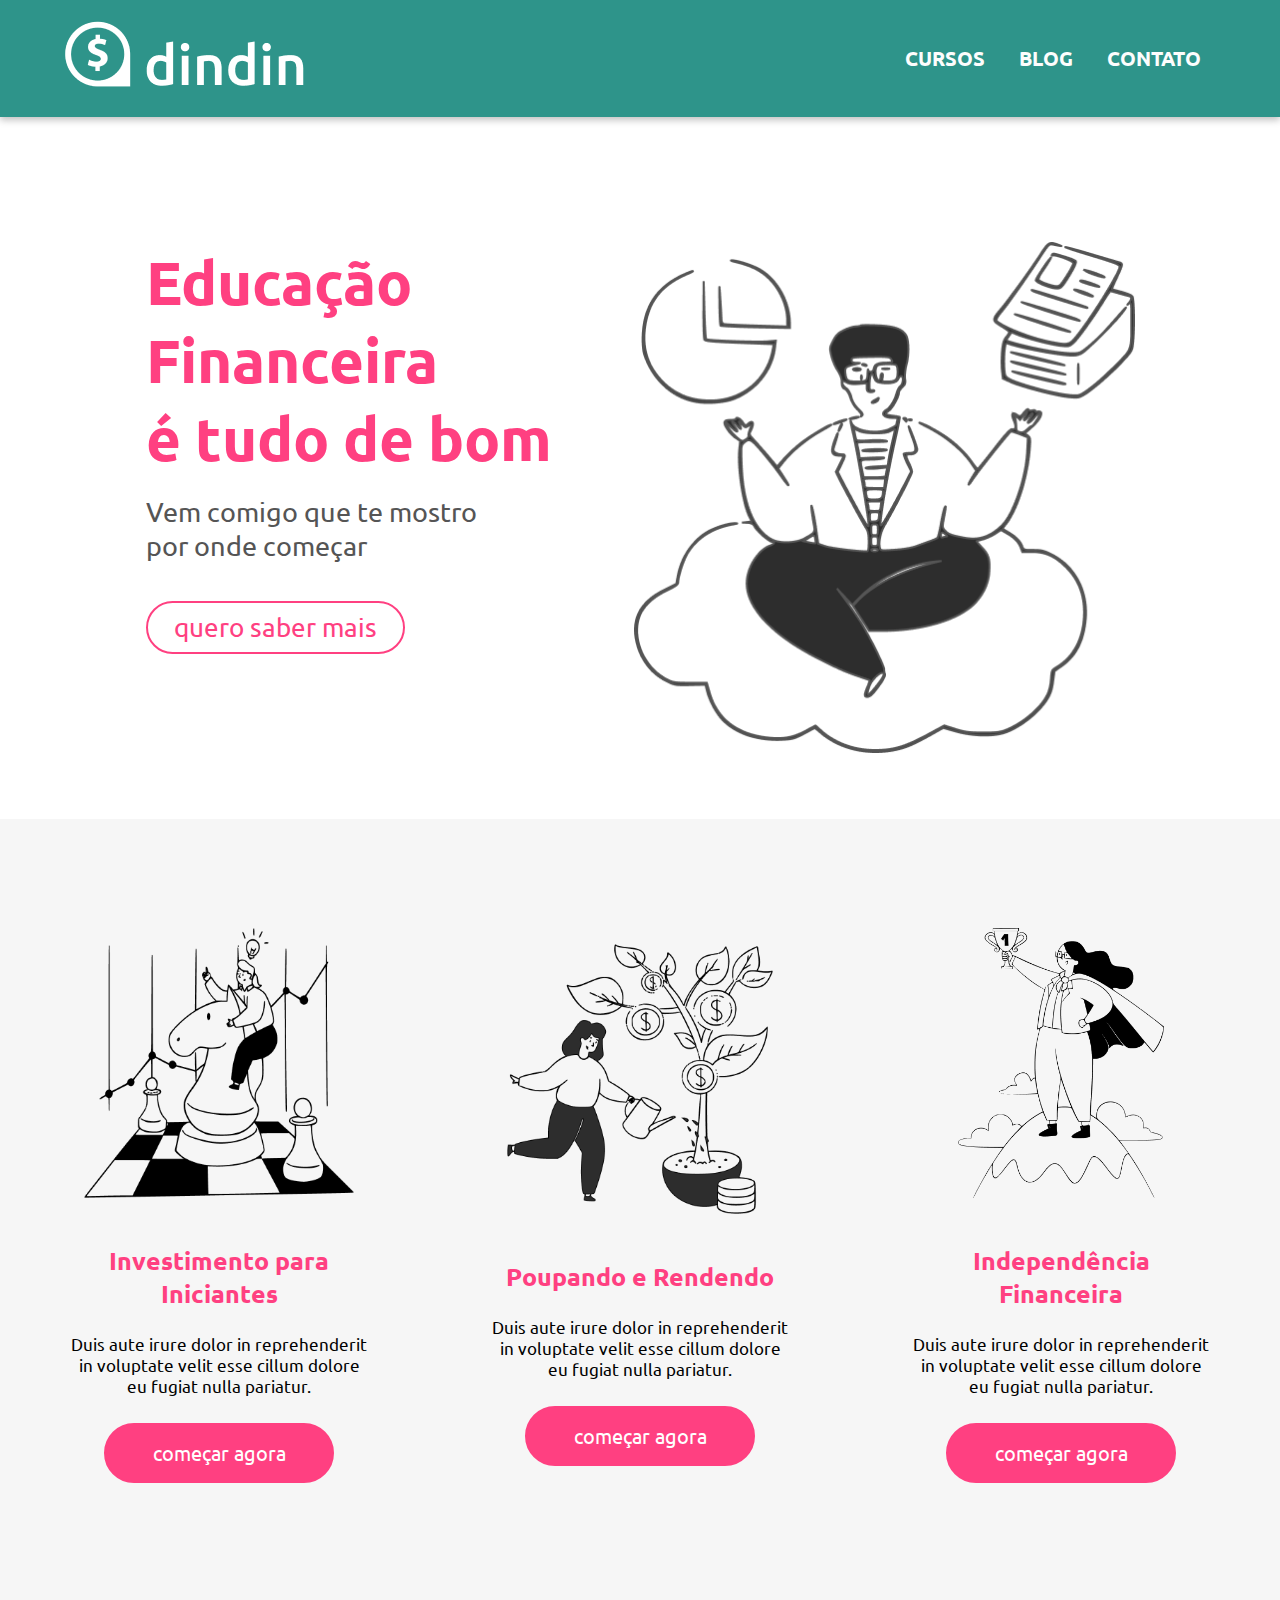
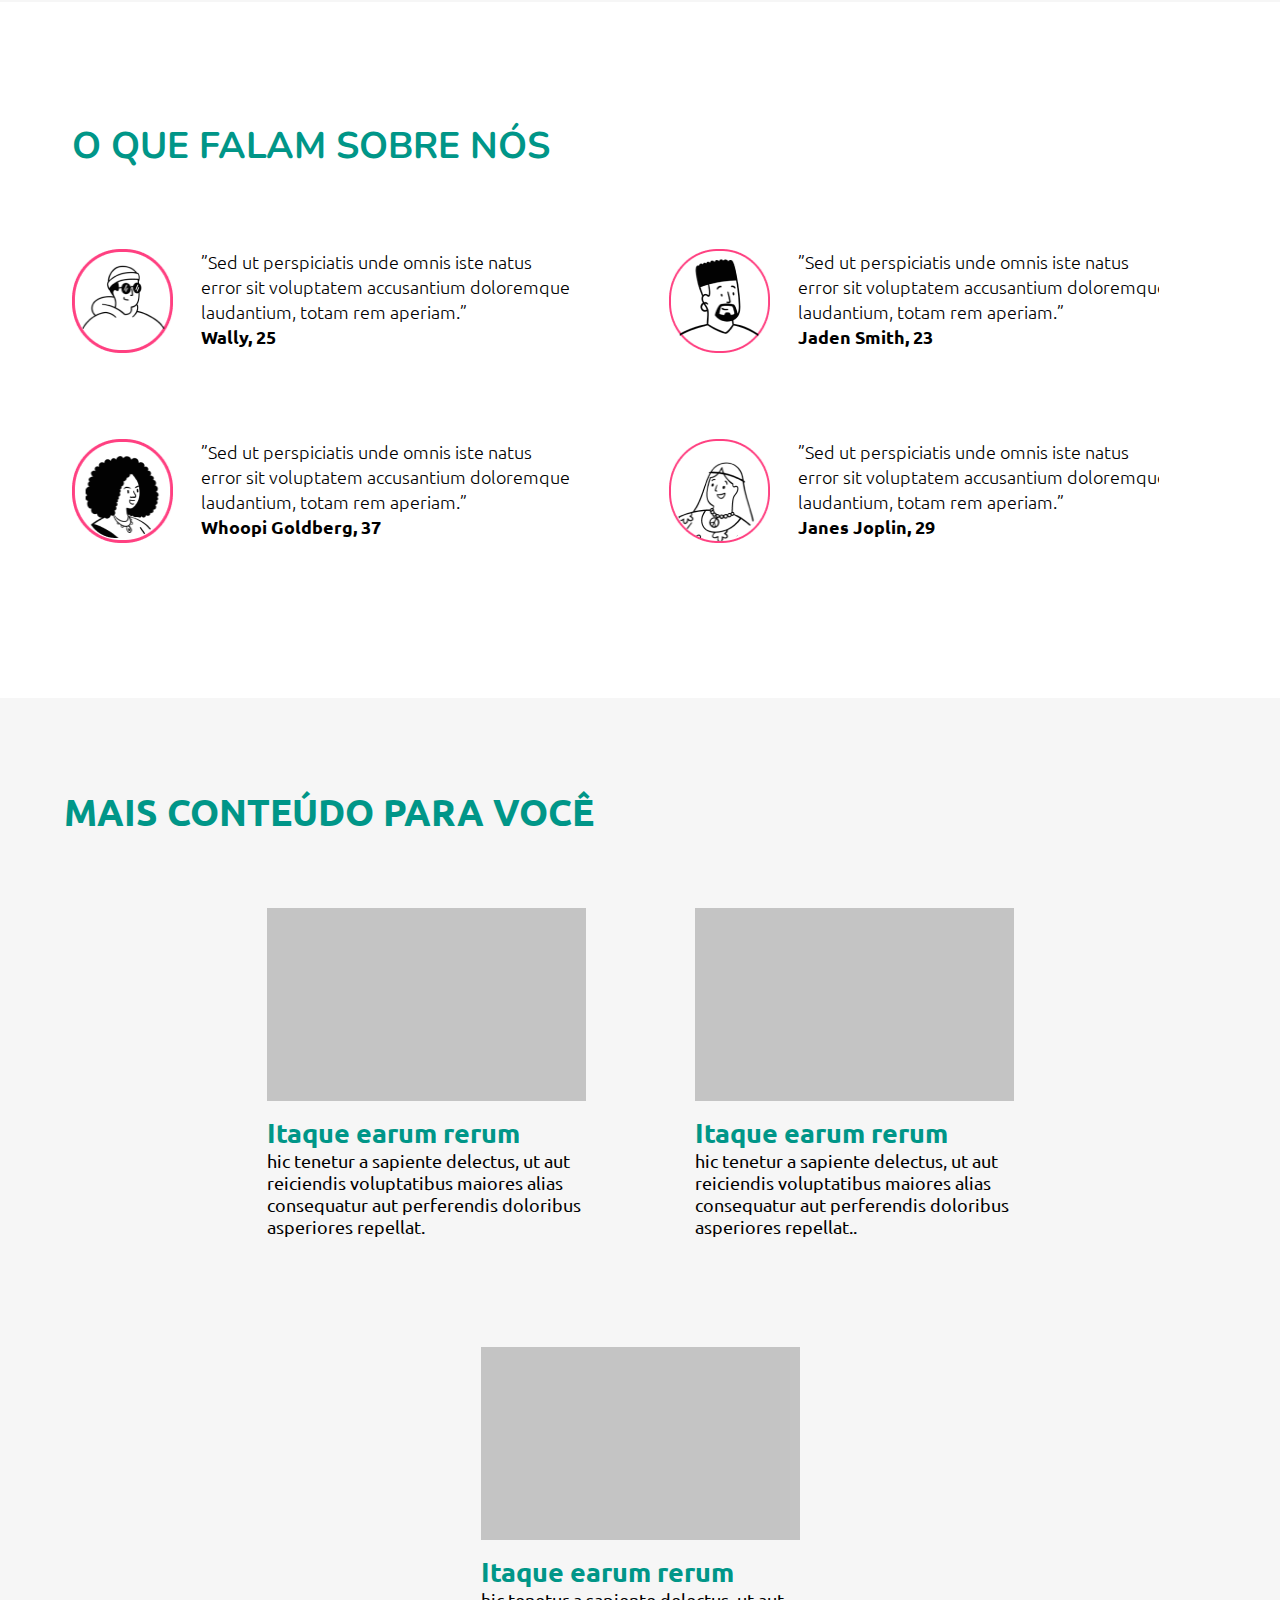
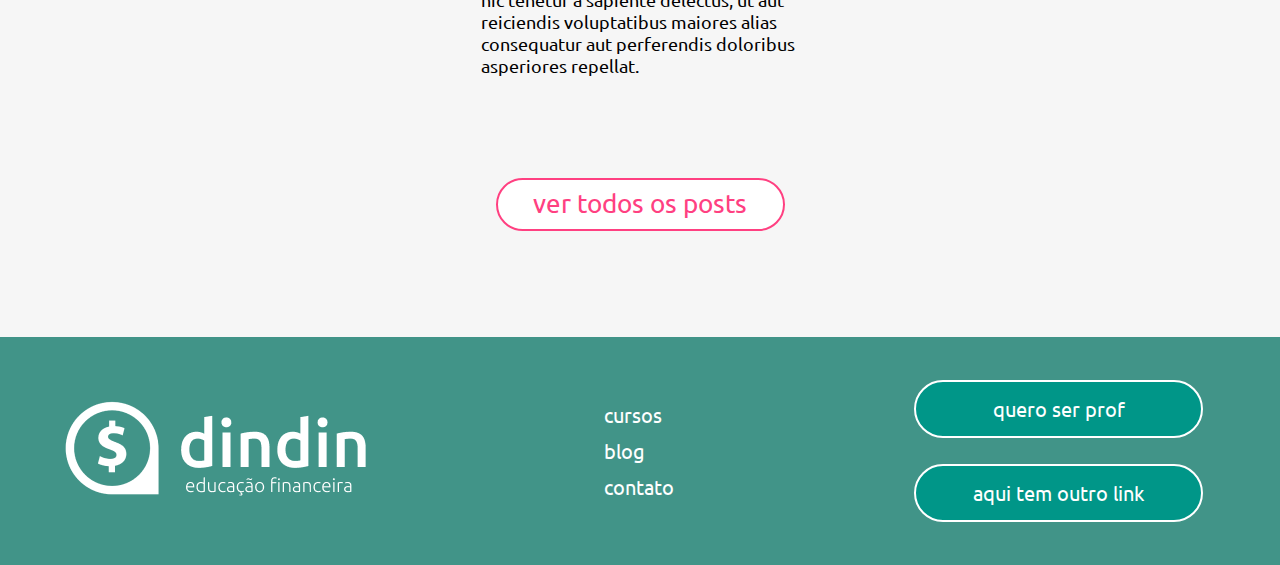
<file: index.html>
<!DOCTYPE html>
<html lang="pt-br">
  <head>
    <meta charset="UTF-8" />
    <meta http-equiv="X-UA-Compatible" content="IE=edge" />
    <meta name="viewport" content="width=device-width, initial-scale=1.0" />
    <meta
      name="description"
      content="Site de conteudo para a Dindin, site de educação financeira"
    />
    <meta
      name="keywords"
      content="educação financeira, financas, educacao, dinheiro, economia"
    />
    <meta name="Author" content="Grupo 8 Desafio 1 XP45 Gama Academy" />
    <!-- Favicon -->
    <link
      rel="shortcut icon"
      href="./img/dindin-logo-favicon.png"
      type="image/x-icon"
    />
    <!-- Link para o CSS -->
    <link rel="stylesheet" href="./css/estilosinicio.css" />
    <title>Dindin - Educação Financeira ao seu alcançe</title>
  </head>
  <body>
    <header>
      <!-- Menu de Navegação Começa -->
      <section class="nav-container">
        <a href="./index.html">
          <img src="./img/logo-header.png" alt="Logo Dindin" />
        </a>
        <nav>
          <a href="./cursos.html">Cursos</a>
          <a href="./blog.html">Blog</a>
          <a href="./contato.html">Contato</a>
        </nav>
      </section>
      <!-- Menu de Navegação Termina -->
    </header>

    <!-- AQUI COMEÇA O FIRST MAIN  -->

    <main>
      <section class="first-main container">
        <div class="title">
          <h1>
            Educação Financeira<br />
            é tudo de bom
          </h1>
          <p>
            Vem comigo que te mostro<br />
            por onde começar
          </p>
          <a href="./cursos.html"
            ><button class="sabermais-btn">quero saber mais</button>
          </a>
        </div>
        <img src="./img/ilustra-banner.png" alt="" />
      </section>

      <!-- AQUI COMEÇA O SECOND MAIN  -->
      <section class="second-main">
        <div class="container">
          <div class="ilustracao">
            <img
              src="./img/ilustra-poupando.png"
              alt="Investimento para Iniciantes"
            />
            <h4>Investimento para Iniciantes</h4>
            <p>
              Duis aute irure dolor in reprehenderit in voluptate velit esse
              cillum dolore eu fugiat nulla pariatur.
            </p>
            <a href="./curso.html">
              <button class="ilustracao-btn">começar agora</button>
            </a>
          </div>
          <div class="ilustracao">
            <img
              src="./img/ilustra-investimento.png"
              alt="Investimento para Iniciantes"
            />
            <h4>Poupando e Rendendo</h4>
            <p>
              Duis aute irure dolor in reprehenderit in voluptate velit esse
              cillum dolore eu fugiat nulla pariatur.
            </p>
            <a href="./curso.html">
              <button class="ilustracao-btn">começar agora</button>
            </a>
          </div>
          <div class="ilustracao">
            <img
              src="./img/ilustra-independencia.png"
              alt="Investimento para Iniciantes"
            />
            <h4>Independência Financeira</h4>
            <p>
              Duis aute irure dolor in reprehenderit in voluptate velit esse
              cillum dolore eu fugiat nulla pariatur.
            </p>
            <a href="./curso.html">
              <button class="ilustracao-btn">começar agora</button>
            </a>
          </div>
        </div>
      </section>

      <!-- AQUI COMEÇA O QUE FALAM SOBRE NÓS  -->

      <section class="talk-about-us">
        <div class="container">
          <h1>O que falam sobre nós</h1>
          <div class="grid-section">
            <div class="grid">
              <img src="./img/icon-wally.png" alt="Person" />
              <div class="grid-text">
                <p>
                  ”Sed ut perspiciatis unde omnis iste natus error sit
                  voluptatem accusantium doloremque laudantium, totam rem
                  aperiam.”
                </p>
                <p class="person-name">Wally, 25</p>
              </div>
            </div>
            <div class="grid">
              <img src="./img/icon-jaden.png" alt="Person" />
              <div class="grid-text">
                <p>
                  ”Sed ut perspiciatis unde omnis iste natus error sit
                  voluptatem accusantium doloremque laudantium, totam rem
                  aperiam.”
                </p>
                <p class="person-name">Jaden Smith, 23</p>
              </div>
            </div>
            <div class="grid">
              <img src="./img/icon-whoopi.png" alt="Person" />
              <div class="grid-text">
                <p>
                  ”Sed ut perspiciatis unde omnis iste natus error sit
                  voluptatem accusantium doloremque laudantium, totam rem
                  aperiam.”
                </p>
                <p class="person-name">Whoopi Goldberg, 37</p>
              </div>
            </div>
            <div class="grid">
              <img src="./img/icon-jane.png" alt="Person" />
              <div class="grid-text">
                <p>
                  ”Sed ut perspiciatis unde omnis iste natus error sit
                  voluptatem accusantium doloremque laudantium, totam rem
                  aperiam.”
                </p>
                <p class="person-name">Janes Joplin, 29</p>
              </div>
            </div>
          </div>
        </div>
      </section>

      <!-- AQUI COMEÇA O MAIS CONTEÚDO  -->

      <section class="mais-conteudo">
        <div class="container">
          <h1>mais conteúdo para você</h1>
          <div class="conteudo-container">
            <div class="conteudo">
              <img src="./img/rectangle.png" alt="" />
              <p class="titulo">Itaque earum rerum</p>
              <p class="descricao">
                hic tenetur a sapiente delectus, ut aut reiciendis voluptatibus
                maiores alias consequatur aut perferendis doloribus asperiores
                repellat.
              </p>
            </div>
            <div class="conteudo">
              <img src="./img/rectangle.png" alt="" />
              <p class="titulo">Itaque earum rerum</p>
              <p class="descricao">
                hic tenetur a sapiente delectus, ut aut reiciendis voluptatibus
                maiores alias consequatur aut perferendis doloribus asperiores
                repellat..
              </p>
            </div>
            <div class="conteudo">
              <img src="./img/rectangle.png" alt="" />
              <p class="titulo">Itaque earum rerum</p>
              <p class="descricao">
                hic tenetur a sapiente delectus, ut aut reiciendis voluptatibus
                maiores alias consequatur aut perferendis doloribus asperiores
                repellat.
              </p>
            </div>
          </div>
          <a href="./blog.html">
            <button class="ver-posts">ver todos os posts</button>
          </a>
        </div>
      </section>
    </main>
    <!-- AQUI COMEÇA O FOOTER  -->
    <footer>
      <div class="container">
        <a href="./index.html">
          <img src="./img/logo-footer.png" alt="Logo Dindin" />
        </a>
        <div class="footer-links">
          <a href="./cursos.html">cursos</a>
          <a href="./blog.html">blog</a>
          <a href="./contato.html">contato</a>
        </div>
        <div class="footer-btn">
          <button>quero ser prof</button>
          <button>aqui tem outro link</button>
        </div>
      </div>
    </footer>

    <!-- Corpo de Página Termina -->
  </body>
</html>
</file>
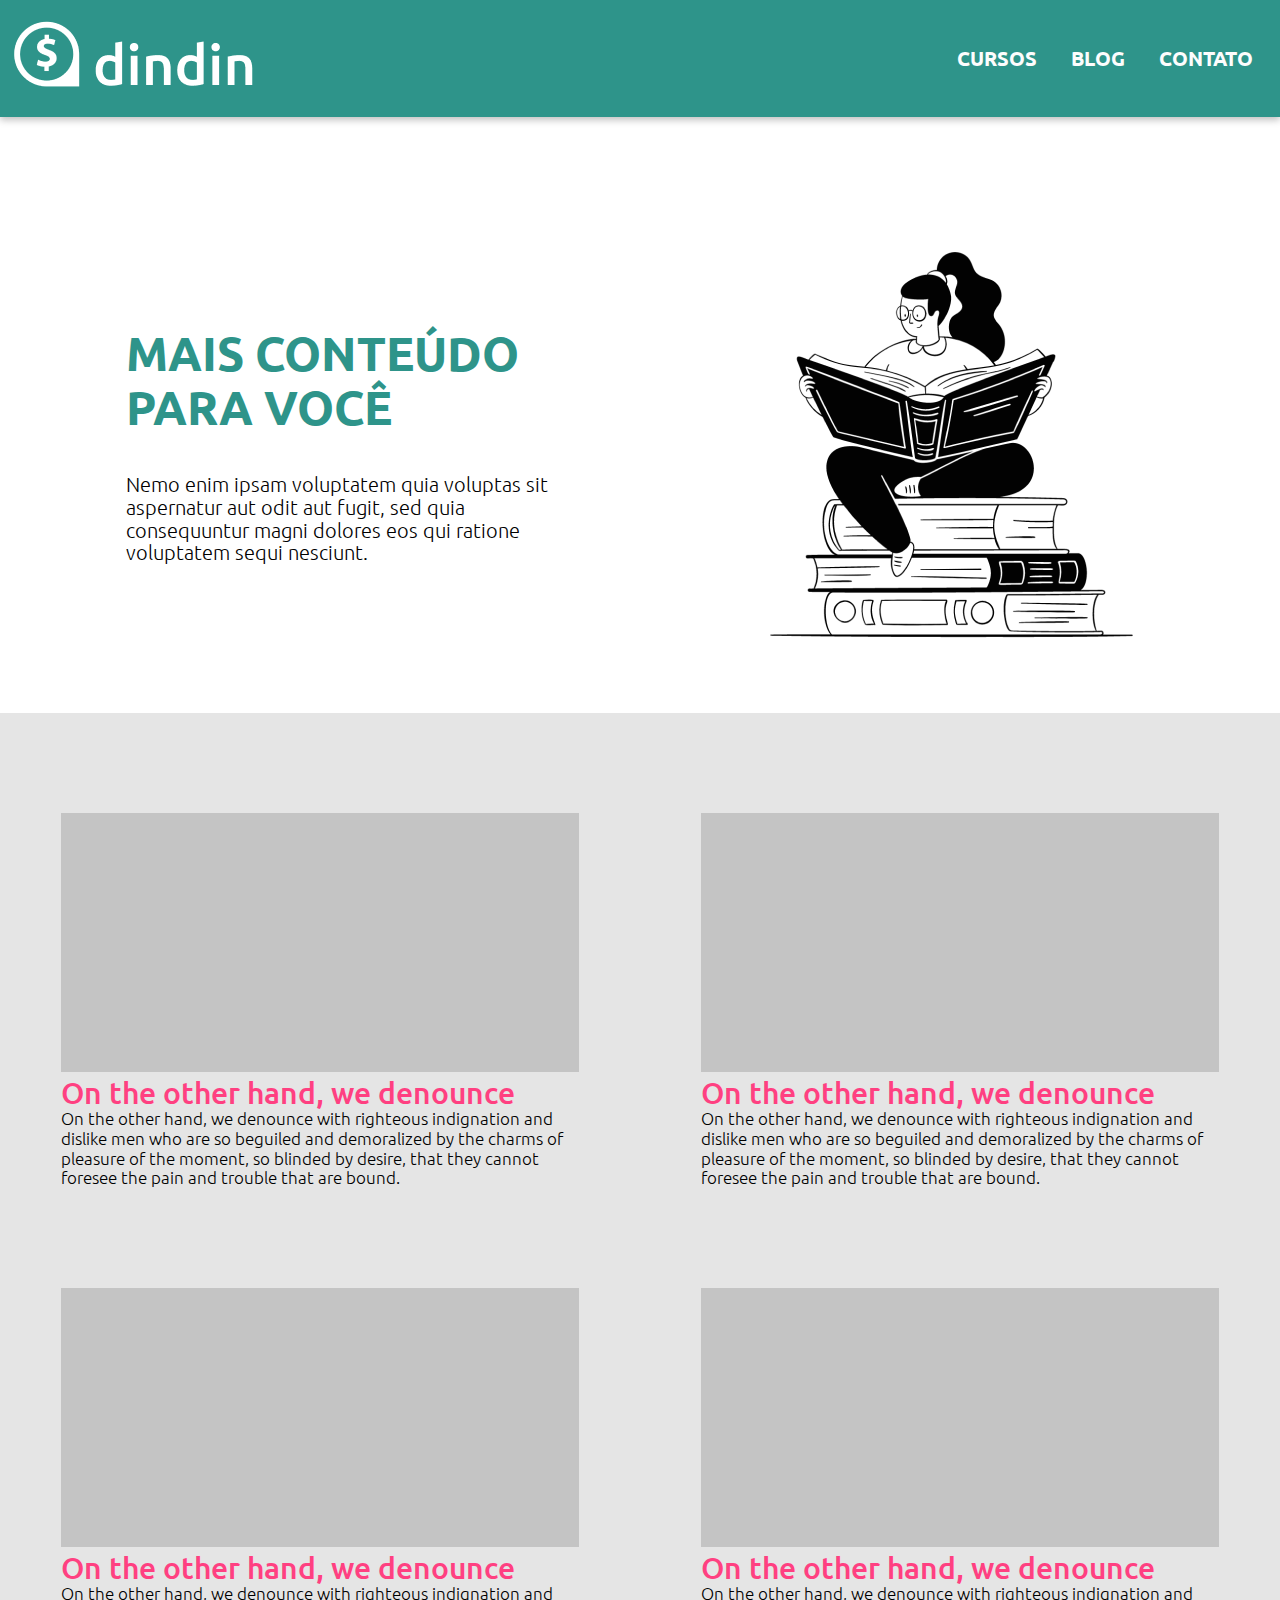
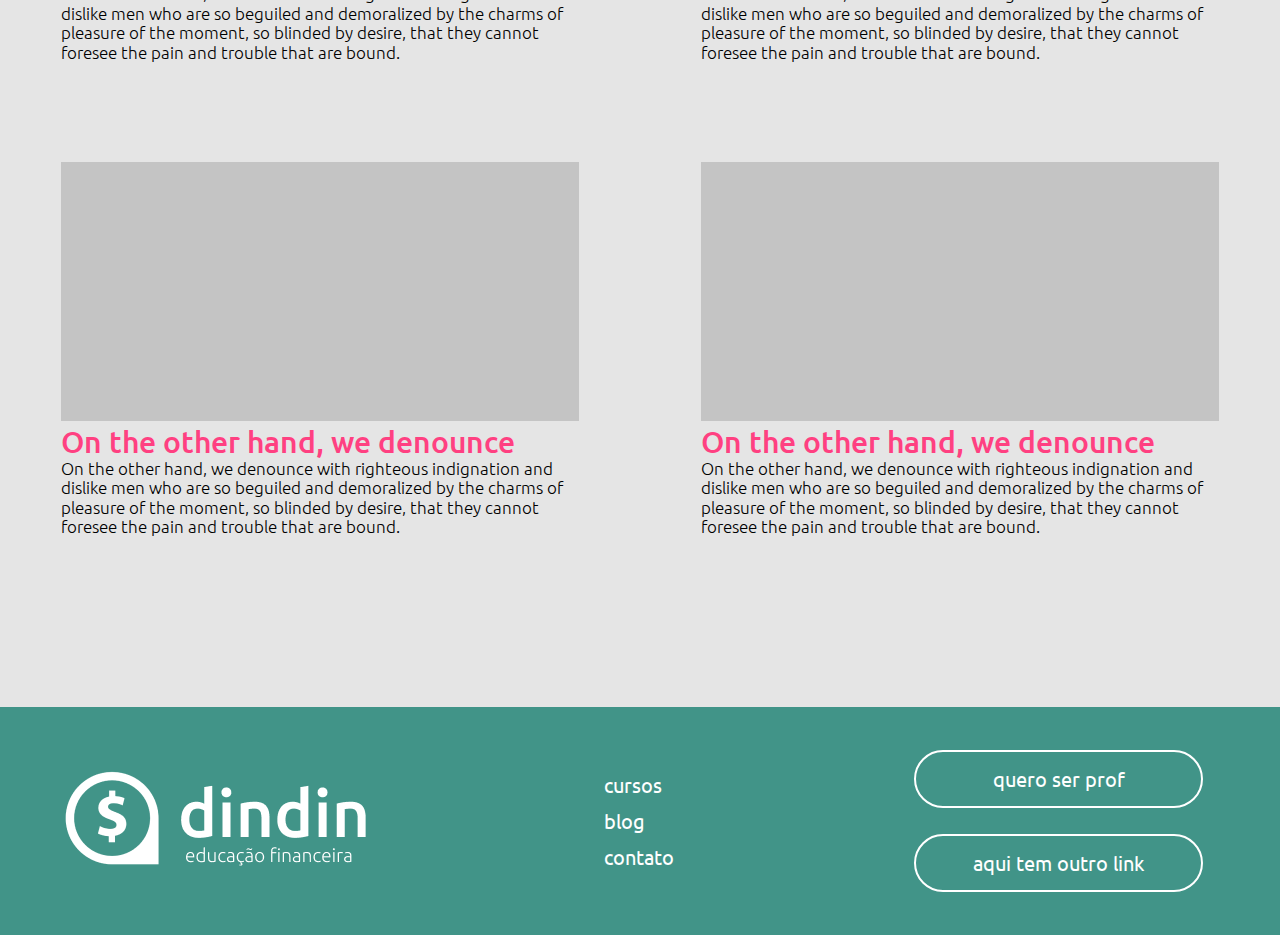
<file: blog.html>
<!DOCTYPE html>
<html lang="pt-br">
  <head>
    <meta charset="UTF-8" />
    <meta http-equiv="X-UA-Compatible" content="IE=edge" />
    <meta name="viewport" content="width=device-width, initial-scale=1.0" />
    <meta
      name="description"
      content="Site de conteudo para a Dindin, site de educação financeira"
    />
    <meta
      name="keywords"
      content="educação financeira, financas, educacao, dinheiro, economia"
    />
    <meta name="Author" content="Grupo 8 Desafio 1 XP45 Gama Academy" />
    <link rel="preconnect" href="https://fonts.googleapis.com" />
    <link rel="preconnect" href="https://fonts.gstatic.com" crossorigin />
    <link
      href="https://fonts.googleapis.com/css2?family=Ubuntu:wght@300;400;500;700&display=swap"
      rel="stylesheet"
    />
    <!-- Favicon -->
    <link
      rel="shortcut icon"
      href="./img/dindin-logo-favicon.png"
      type="image/x-icon"
    />
    <link rel="stylesheet" href="./css/estilosblog.css" />
    <title>Dindin - Educação Financeira ao seu alcançe</title>
  </head>
  <body>
    <header>
      <section class="nav-container">
        <a href="./index.html">
          <img src="./img/logo-header.png" alt="Logo Dindin" />
        </a>
        <nav>
          <a href="./cursos.html">Cursos</a>
          <a href="./blog.html">Blog</a>
          <a href="./contato.html">Contato</a>
        </nav>
      </section>
    </header>
    <section class="conteudo1">
      <div class="texto">
        <h1>MAIS CONTEÚDO PARA VOCÊ</h1>
        <p>
          Nemo enim ipsam voluptatem quia voluptas sit aspernatur aut odit aut
          fugit, sed quia consequuntur magni dolores eos qui ratione voluptatem
          sequi nesciunt.
        </p>
      </div>
      <img src="./img/ilustra-blog.png" alt="ilustracao" />
    </section>
    <main>
      <section class="pai">
        <section class="conteudo2">
          <div class="coluna1">
            <a href="./post.html">
              <img
                src="./img/rectangle.png"
                alt="retangulo"
                width="518px"
                height="259px"
              />
              <p class="titulo">On the other hand, we denounce</p>
              <p class="descricao">
                On the other hand, we denounce with righteous indignation and
                dislike men who are so beguiled and demoralized by the charms of
                pleasure of the moment, so blinded by desire, that they cannot
                foresee the pain and trouble that are bound.
              </p>
            </a>
          </div>

          <div class="coluna1">
            <a href="./post.html">
              <img
                src="./img/rectangle.png"
                alt="retangulo"
                width="518px"
                height="259px"
              />
              <p class="titulo">On the other hand, we denounce</p>
              <p class="descricao">
                On the other hand, we denounce with righteous indignation and
                dislike men who are so beguiled and demoralized by the charms of
                pleasure of the moment, so blinded by desire, that they cannot
                foresee the pain and trouble that are bound.
              </p>
            </a>
          </div>

          <div class="coluna1">
            <a href="./post.html">
              <img
                src="./img/rectangle.png"
                alt="retangulo"
                width="518px"
                height="259px"
              />
              <p class="titulo">On the other hand, we denounce</p>
              <p class="descricao">
                On the other hand, we denounce with righteous indignation and
                dislike men who are so beguiled and demoralized by the charms of
                pleasure of the moment, so blinded by desire, that they cannot
                foresee the pain and trouble that are bound.
              </p>
            </a>
          </div>
        </section>

        <aside class="conteudo2-2">
          <div class="coluna2">
            <a href="./post.html">
              <img
                src="./img/rectangle.png"
                alt="retangulo"
                width="518px"
                height="259px"
              />
              <p class="titulo">On the other hand, we denounce</p>
              <p class="descricao">
                On the other hand, we denounce with righteous indignation and
                dislike men who are so beguiled and demoralized by the charms of
                pleasure of the moment, so blinded by desire, that they cannot
                foresee the pain and trouble that are bound.
              </p>
            </a>
          </div>

          <div class="coluna2">
            <a href="./post.html">
              <img
                src="./img/rectangle.png"
                alt="retangulo"
                width="518px"
                height="259px"
              />
              <p class="titulo">On the other hand, we denounce</p>
              <p class="descricao">
                On the other hand, we denounce with righteous indignation and
                dislike men who are so beguiled and demoralized by the charms of
                pleasure of the moment, so blinded by desire, that they cannot
                foresee the pain and trouble that are bound.
              </p>
            </a>
          </div>

          <div class="coluna2">
            <a href="./post.html">
              <img
                src="./img/rectangle.png"
                alt="retangulo"
                width="518px"
                height="259px"
              />
              <p class="titulo">On the other hand, we denounce</p>
              <p class="descricao">
                On the other hand, we denounce with righteous indignation and
                dislike men who are so beguiled and demoralized by the charms of
                pleasure of the moment, so blinded by desire, that they cannot
                foresee the pain and trouble that are bound.
              </p>
            </a>
          </div>
        </aside>
      </section>
    </main>

    <footer>
      <div class="container">
        <a href="./index.html">
          <img src="./img/logo-footer.png" alt="Logo Dindin" />
        </a>
        <div class="footer-links">
          <a href="./cursos.html">cursos</a>
          <a href="./blog.html">blog</a>
          <a href="./contato.html">contato</a>
        </div>
        <div class="footer-btn">
          <button>quero ser prof</button>
          <button>aqui tem outro link</button>
        </div>
      </div>
    </footer>
  </body>
</html>
</file>
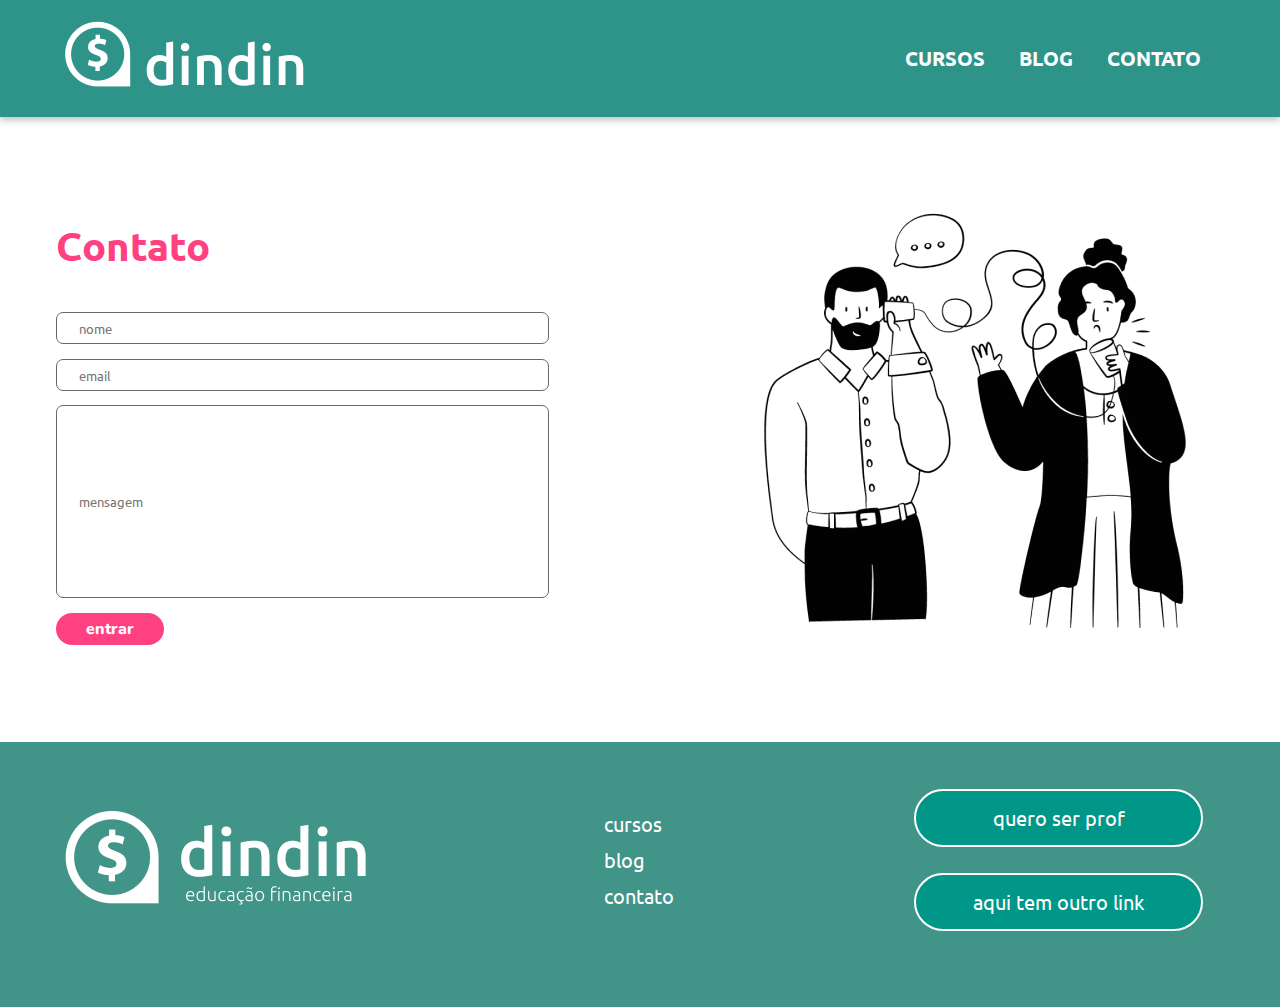
<file: contato.html>
<!DOCTYPE html>
<html lang="pt-br">
  <head>
    <meta charset="UTF-8" />
    <meta http-equiv="X-UA-Compatible" content="IE=edge" />
    <meta name="viewport" content="width=device-width, initial-scale=1.0" />
    <meta
      name="description"
      content="Site de conteudo para a Dindin, site de educação financeira"
    />
    <meta
      name="keywords"
      content="educação financeira, financas, educacao, dinheiro, economia"
    />
    <meta name="Author" content="Grupo 8 Desafio 1 XP45 Gama Academy" />
    <!-- Favicon -->
    <link
      rel="shortcut icon"
      href="./img/dindin-logo-favicon.png"
      type="image/x-icon"
    />
    <title>Dindin - Educação Financeira ao seu alcançe</title>
    <link rel="stylesheet" href="./css/estiloscontato.css" />
  </head>
  <body>
    <header>
      <section class="nav-container">
        <a href="./index.html">
          <img src="./img/logo-header.png" alt="Logo Dindin" />
        </a>
        <nav>
          <a href="./cursos.html">Cursos</a>
          <a href="./blog.html">Blog</a>
          <a href="./contato.html">Contato</a>
        </nav>
      </section>
    </header>

    <main>
      <div class="corpo">
        <h1>Contato</h1>
        <form>
          <input class="nome" type="name" placeholder="nome" />
          <input class="email" type="email" placeholder="email" />
          <input class="text" type="text" placeholder="mensagem" />
          <button class="entrar">entrar</button>
        </form>
      </div>

      <img class="contato" src="img/ilustra-contato.png" alt="Contato" />
    </main>

    <footer>
      <div class="container">
        <a href="./index.html">
          <img src="./img/logo-footer.png" alt="Logo Dindin" />
        </a>

        <div class="footer-links">
          <a href="./cursos.html">cursos</a>
          <a href="./blog.html">blog</a>
          <a href="./contato.html">contato</a>
        </div>

        <div class="footer-btn">
          <button>quero ser prof</button>
          <button>aqui tem outro link</button>
        </div>
      </div>
    </footer>
  </body>
</html>
</file>
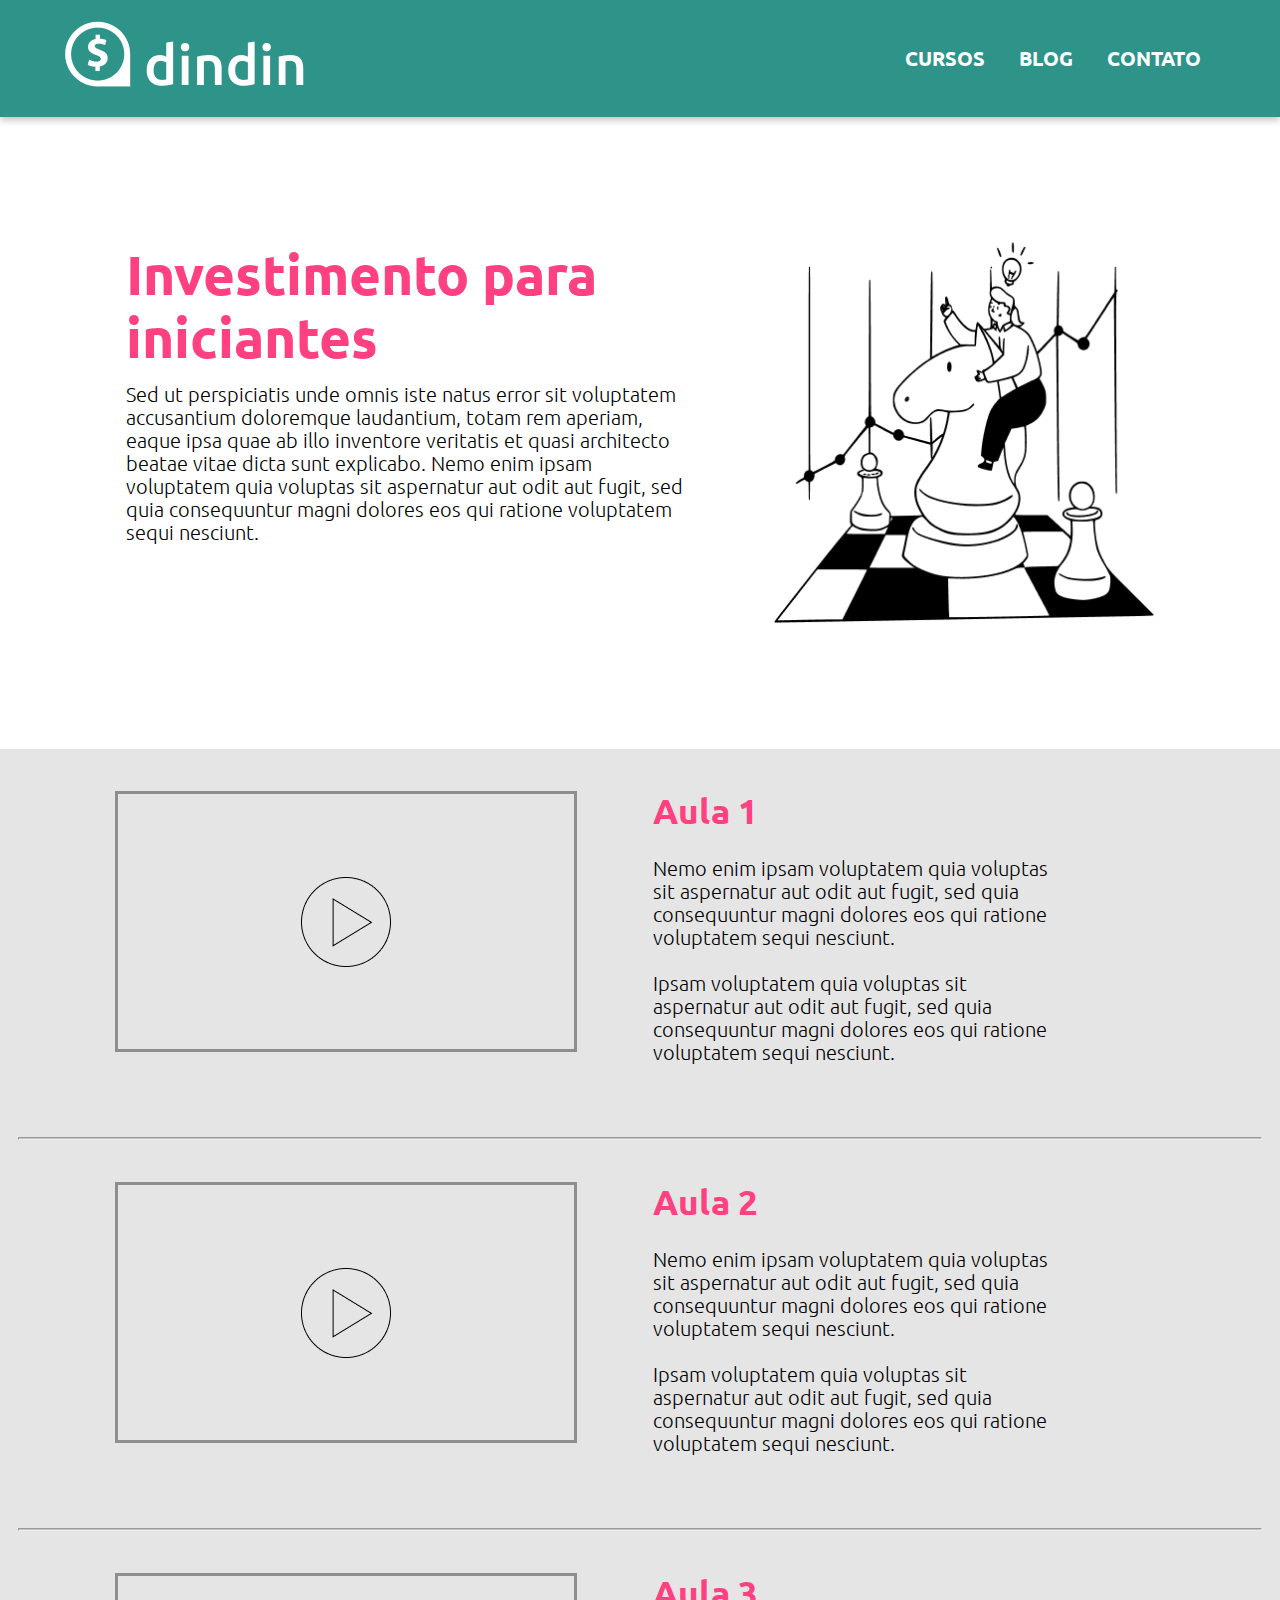
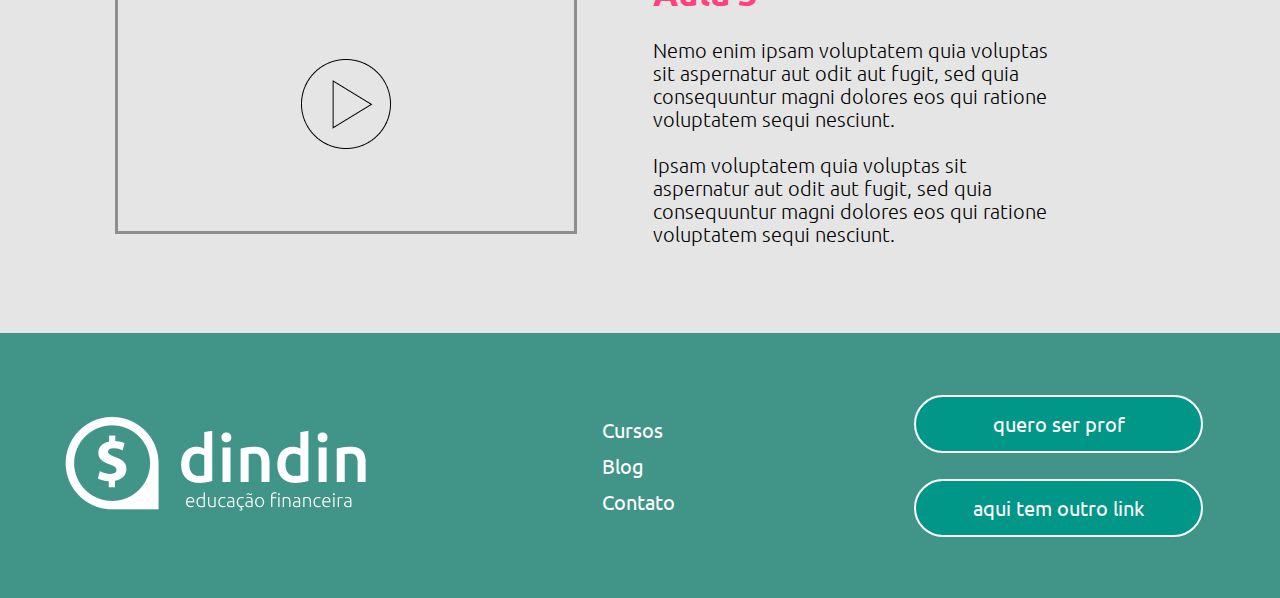
<file: curso.html>
<!DOCTYPE html>
<html lang="pt-br">
  <head>
    <meta charset="UTF-8" />
    <meta http-equiv="X-UA-Compatible" content="IE=edge" />
    <meta name="viewport" content="width=device-width, initial-scale=1.0" />
    <meta
      name="description"
      content="Site de conteudo para a Dindin, site de educação financeira"
    />
    <meta
      name="keywords"
      content="educação financeira, financas, educacao, dinheiro, economia"
    />
    <meta name="Author" content="Grupo 8 Desafio 1 XP45 Gama Academy" />
    <!-- Favicon -->
    <link
      rel="shortcut icon"
      href="./img/dindin-logo-favicon.png"
      type="image/x-icon"
    />
    <title>Dindin - Educação Financeira ao seu alcançe</title>
    <link rel="stylesheet" href="./css/estiloscurso.css" />
  </head>
  <body>
    <header>
      <section class="nav-container">
        <a href="./index.html">
          <img src="./img/logo-header.png" alt="Logo Dindin" />
        </a>
        <nav>
          <a href="./cursos.html">Cursos</a>
          <a href="./blog.html">Blog</a>
          <a href="./contato.html">Contato</a>
        </nav>
      </section>
    </header>

    <main>
      <section class="section1">
        <div class="text1">
          <h1>Investimento para iniciantes</h1>
          <p>
            Sed ut perspiciatis unde omnis iste natus error sit voluptatem
            accusantium doloremque laudantium, totam rem aperiam, eaque ipsa
            quae ab illo inventore veritatis et quasi architecto beatae vitae
            dicta sunt explicabo. Nemo enim ipsam voluptatem quia voluptas sit
            aspernatur aut odit aut fugit, sed quia consequuntur magni dolores
            eos qui ratione voluptatem sequi nesciunt.
          </p>
        </div>

        <img class="poupando" src="img/ilustra-poupando.png" alt="poupando" />
      </section>

      <section class="section2">
        <div class="d2">
          <img class="video" src="img/video.png" alt="video" />
          <div class="textos">
            <h3>Aula 1</h3>
            <p class="p2">
              Nemo enim ipsam voluptatem quia voluptas sit aspernatur aut odit
              aut fugit, sed quia consequuntur magni dolores eos qui ratione
              voluptatem sequi nesciunt.
              <br /><br />
              Ipsam voluptatem quia voluptas sit aspernatur aut odit aut fugit,
              sed quia consequuntur magni dolores eos qui ratione voluptatem
              sequi nesciunt.
            </p>
          </div>
        </div>

        <hr />

        <div class="d2">
          <img class="video" src="img/video.png" alt="video" />
          <div class="textos">
            <h3>Aula 2</h3>
            <p class="p2">
              Nemo enim ipsam voluptatem quia voluptas sit aspernatur aut odit
              aut fugit, sed quia consequuntur magni dolores eos qui ratione
              voluptatem sequi nesciunt.
              <br /><br />
              Ipsam voluptatem quia voluptas sit aspernatur aut odit aut fugit,
              sed quia consequuntur magni dolores eos qui ratione voluptatem
              sequi nesciunt.
            </p>
          </div>
        </div>

        <hr />

        <div class="d2">
          <img class="video" src="img/video.png" alt="video" />
          <div class="textos">
            <h3>Aula 3</h3>
            <p class="p2">
              Nemo enim ipsam voluptatem quia voluptas sit aspernatur aut odit
              aut fugit, sed quia consequuntur magni dolores eos qui ratione
              voluptatem sequi nesciunt.
              <br /><br />
              Ipsam voluptatem quia voluptas sit aspernatur aut odit aut fugit,
              sed quia consequuntur magni dolores eos qui ratione voluptatem
              sequi nesciunt.
            </p>
          </div>
        </div>
      </section>
    </main>

    <footer>
      <div class="container">
        <a href="./index.html">
          <img src="./img/logo-footer.png" alt="Logo Dindin" />
        </a>

        <div class="footer-links">
          <a href="./cursos.html">Cursos</a>
          <a href="./blog.html">Blog</a>
          <a href="./contato.html">Contato</a>
        </div>

        <div class="footer-btn">
          <button>quero ser prof</button>
          <button>aqui tem outro link</button>
        </div>
      </div>
    </footer>
  </body>
</html>
</file>
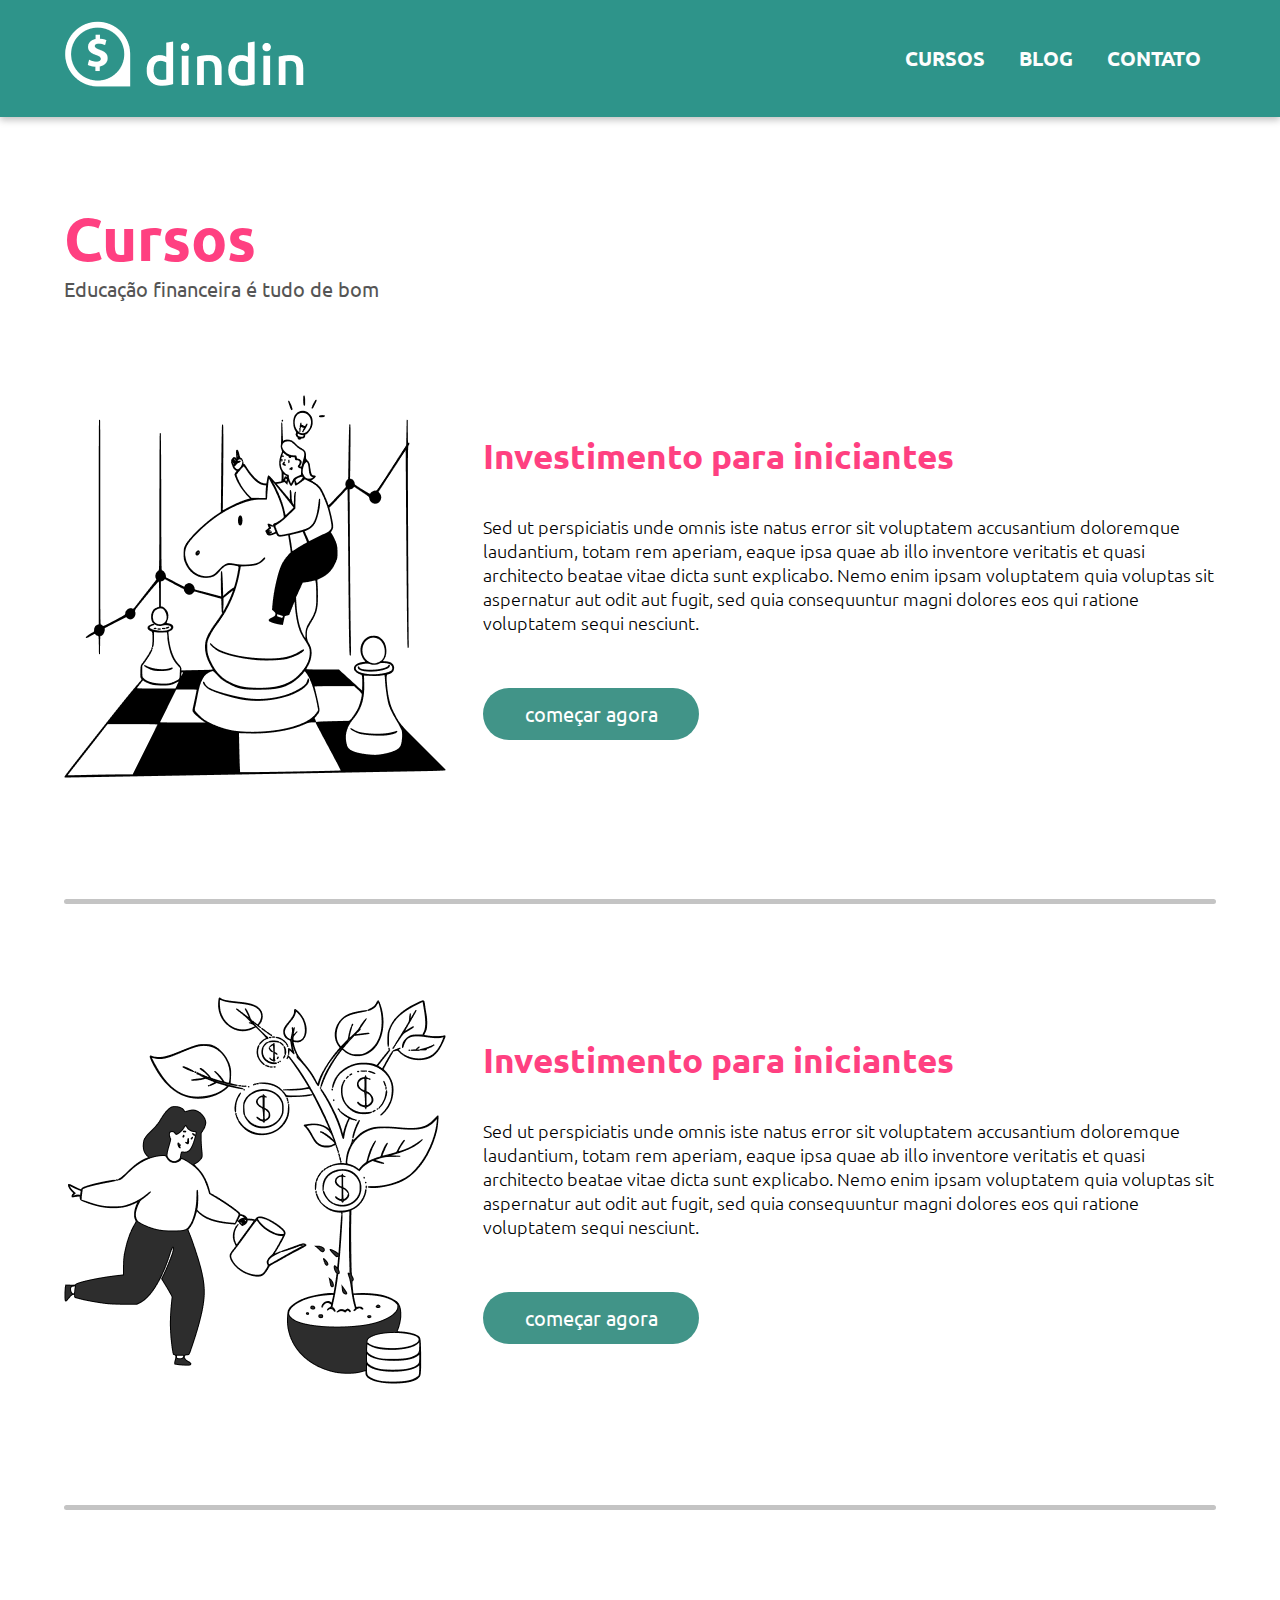
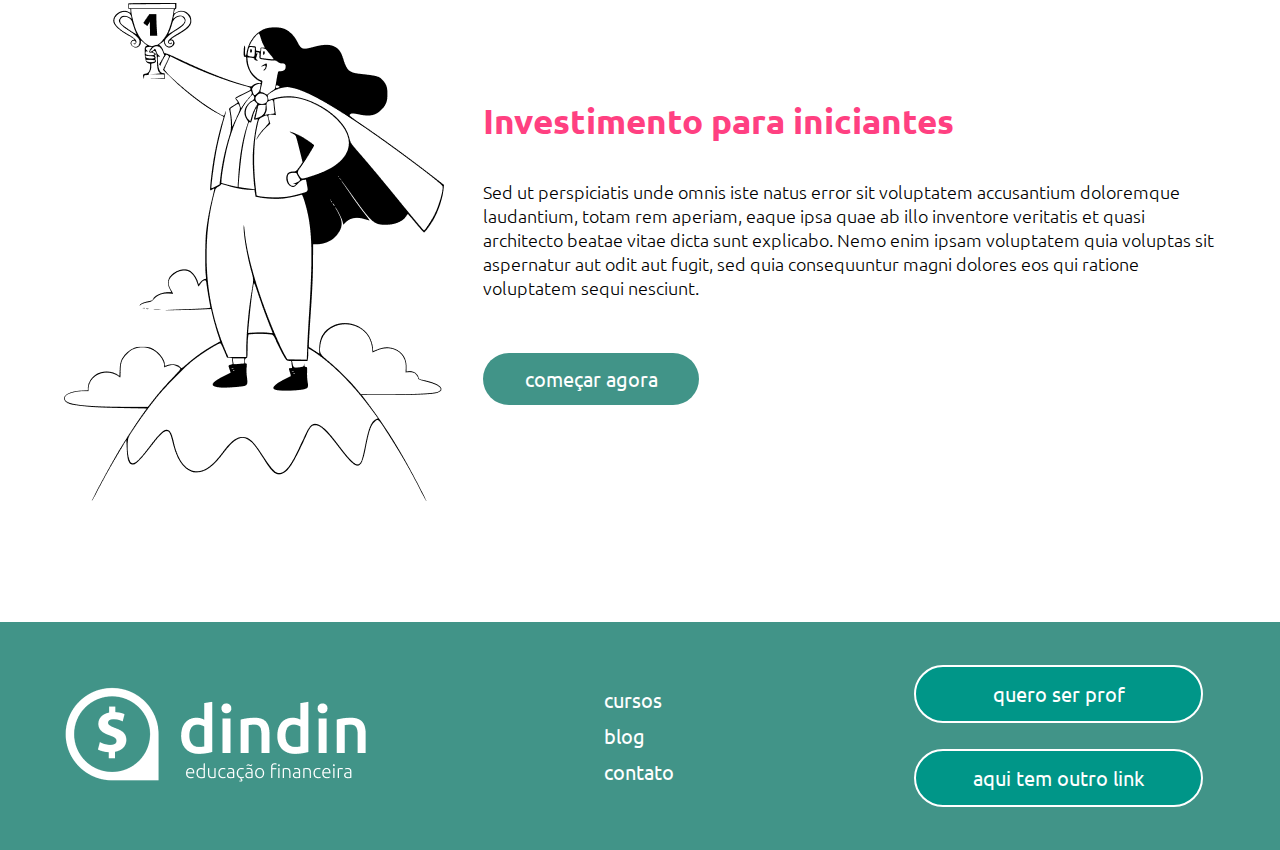
<file: cursos.html>
<!DOCTYPE html>
<html lang="pt-br">
  <head>
    <meta charset="UTF-8" />
    <meta http-equiv="X-UA-Compatible" content="IE=edge" />
    <meta name="viewport" content="width=device-width, initial-scale=1.0" />
    <meta
      name="description"
      content="Site de conteudo para a Dindin, site de educação financeira"
    />
    <meta
      name="keywords"
      content="educação financeira, financas, educacao, dinheiro, economia"
    />
    <meta name="Author" content="Grupo 8 Desafio 1 XP45 Gama Academy" />
    <!-- Favicon -->
    <link
      rel="shortcut icon"
      href="./img/dindin-logo-favicon.png"
      type="image/x-icon"
    />
    <!-- Link para o CSS -->
    <link rel="stylesheet" href="./css/estilosinicio.css" />
    <title>Dindin - Educação Financeira ao seu alcançe</title>
  </head>
  <body>
    <header>
      <!-- Menu de Navegação Começa -->
      <section class="nav-container">
        <a href="./index.html">
          <img src="./img/logo-header.png" alt="Logo Dindin" />
        </a>
        <nav>
          <a href="./cursos.html">Cursos</a>
          <a href="./blog.html">Blog</a>
          <a href="./contato.html">Contato</a>
        </nav>
      </section>
      <!-- Menu de Navegação Termina -->
    </header>
    <!-- AQUI COMEÇA O MAIN -->
    <main>
      <section class="cursos-title container">
        <h1>Cursos</h1>
        <p>Educação financeira é tudo de bom</p>
      </section>
      <section class="cursos-container container">
        <div class="curso-options">
          <img src="./img/ilustra-poupando.png" alt="" />
          <div class="options-txt">
            <h4>Investimento para iniciantes</h4>
            <p>
              Sed ut perspiciatis unde omnis iste natus error sit voluptatem
              accusantium doloremque laudantium, totam rem aperiam, eaque ipsa
              quae ab illo inventore veritatis et quasi architecto beatae vitae
              dicta sunt explicabo. Nemo enim ipsam voluptatem quia voluptas sit
              aspernatur aut odit aut fugit, sed quia consequuntur magni dolores
              eos qui ratione voluptatem sequi nesciunt.
            </p>
            <a href="./curso.html"><button>começar agora</button></a>
          </div>
        </div>
        <hr />
        <div class="curso-options">
          <img src="./img/ilustra-investimento.png" alt="" />
          <div class="options-txt">
            <h4>Investimento para iniciantes</h4>
            <p>
              Sed ut perspiciatis unde omnis iste natus error sit voluptatem
              accusantium doloremque laudantium, totam rem aperiam, eaque ipsa
              quae ab illo inventore veritatis et quasi architecto beatae vitae
              dicta sunt explicabo. Nemo enim ipsam voluptatem quia voluptas sit
              aspernatur aut odit aut fugit, sed quia consequuntur magni dolores
              eos qui ratione voluptatem sequi nesciunt.
            </p>
            <a href="./curso.html"><button>começar agora</button></a>
          </div>
        </div>
        <hr />
        <div class="curso-options">
          <img src="./img/ilustra-independencia.png" alt="" />
          <div class="options-txt">
            <h4>Investimento para iniciantes</h4>
            <p>
              Sed ut perspiciatis unde omnis iste natus error sit voluptatem
              accusantium doloremque laudantium, totam rem aperiam, eaque ipsa
              quae ab illo inventore veritatis et quasi architecto beatae vitae
              dicta sunt explicabo. Nemo enim ipsam voluptatem quia voluptas sit
              aspernatur aut odit aut fugit, sed quia consequuntur magni dolores
              eos qui ratione voluptatem sequi nesciunt.
            </p>
            <a href="./curso.html"><button>começar agora</button></a>
          </div>
        </div>
      </section>
    </main>
    <!-- AQUI TERMINA O MAIN -->
    <!-- AQUI COMEÇA O FOOTER -->

    <footer>
      <div class="container">
        <a href="./index.html">
          <img src="./img/logo-footer.png" alt="Logo Dindin" />
        </a>
        <div class="footer-links">
          <a href="./cursos.html">cursos</a>
          <a href="./blog.html">blog</a>
          <a href="./contato.html">contato</a>
        </div>
        <div class="footer-btn">
          <button>quero ser prof</button>
          <button>aqui tem outro link</button>
        </div>
      </div>
    </footer>
    <!-- AQUI TERMINA O FOOTER -->
  </body>
</html>
</file>
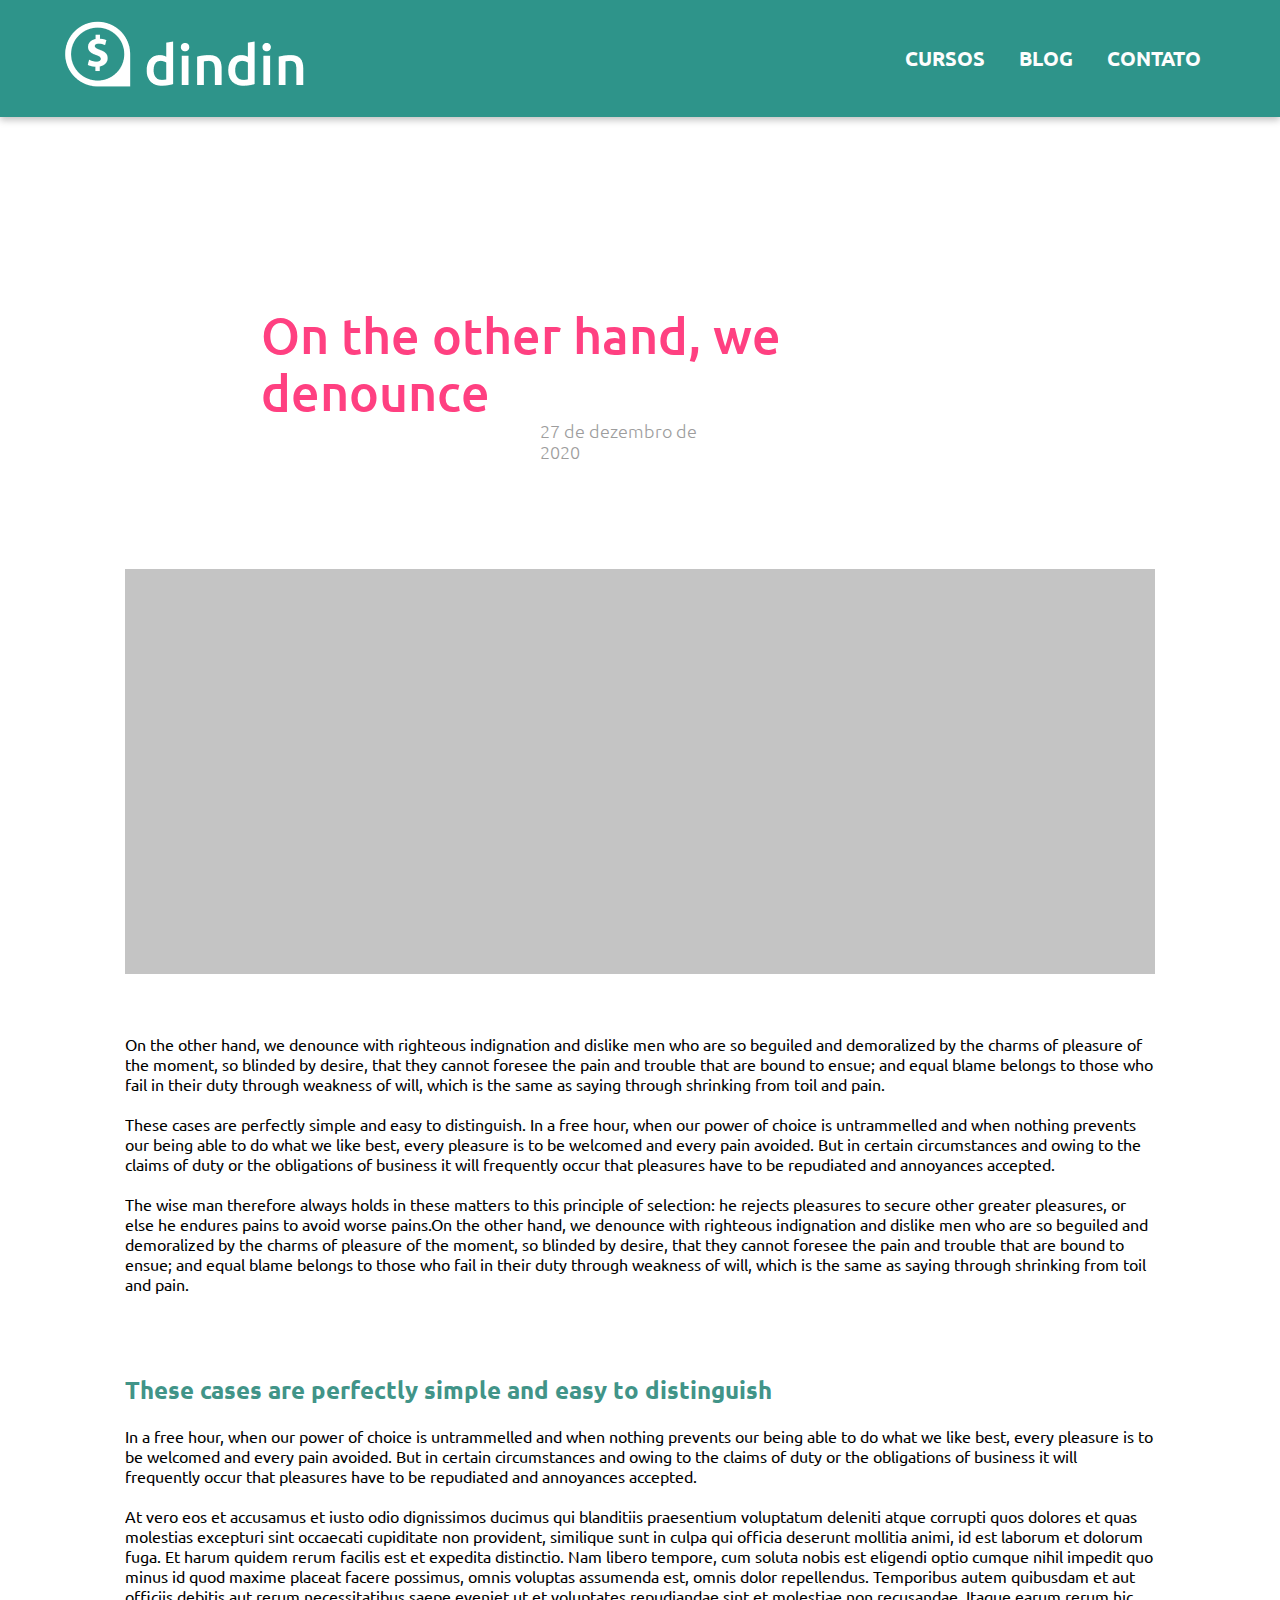
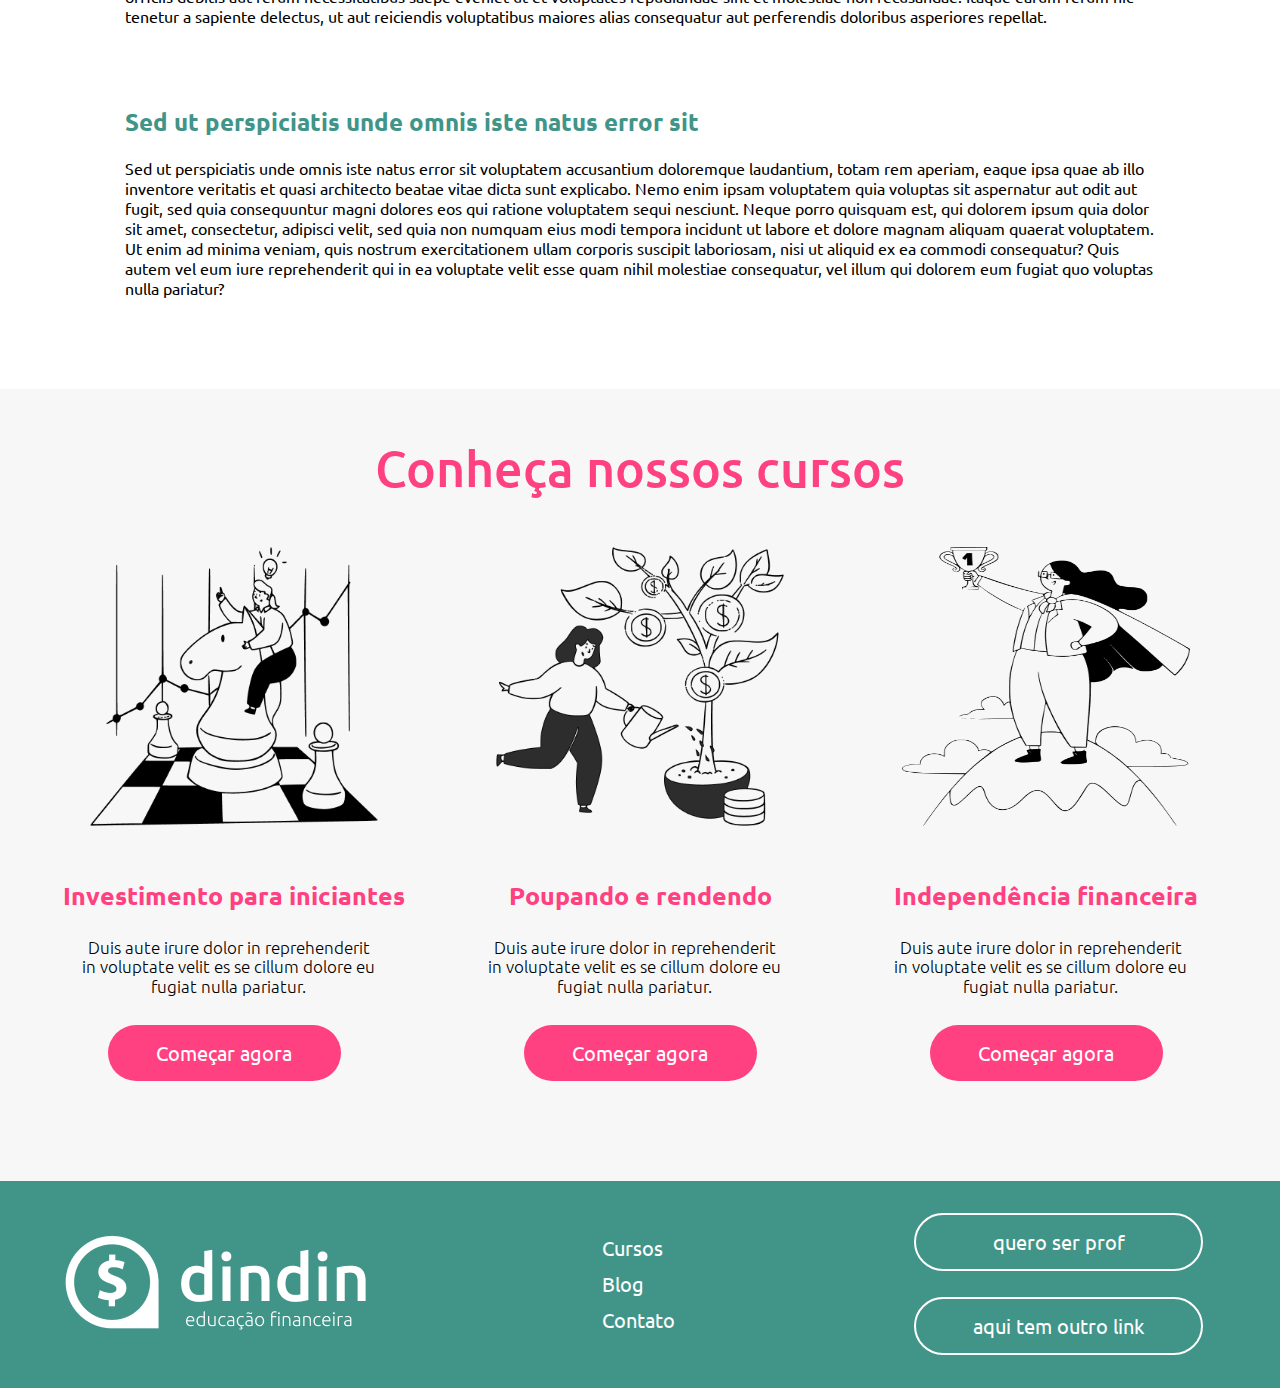
<file: post.html>
<!DOCTYPE html>
<html lang="pt-br">
<head>
    <meta charset="UTF-8">
    <meta http-equiv="X-UA-Compatible" content="IE=edge">
    <meta name="viewport" content="width=device-width, initial-scale=1.0">
    <meta
    name="description"
    content="Site de conteudo para a Dindin, site de educação financeira"
    />
    <meta
    name="keywords"
    content="educação financeira, financas, educacao, dinheiro, economia"
    />
    <meta name="Author" content="Grupo 8 Desafio 1 XP45 Gama Academy" />
    <link rel="preconnect" href="https://fonts.googleapis.com">
    <link rel="preconnect" href="https://fonts.gstatic.com" crossorigin>
    <link href="https://fonts.googleapis.com/css2?family=Ubuntu:wght@300;400;500;700&display=swap" rel="stylesheet">
    <!-- Favicon -->
    <link
      rel="shortcut icon"
      href="./img/dindin-logo-favicon.png"
      type="image/x-icon"
    />
    <link rel="stylesheet" href="./css/estilospost.css">
    <title>Dindin - Educação Financeira ao seu alcançe</title>
</head>
<body>
    <header>
        <section class="nav-container">
            <a href="./index.html">
                <img src="./img/logo-header.png" alt="Logo Dindin" />
            </a>
        <nav>
            <a href="./cursos.html">Cursos</a>
        <a href="./blog.html">Blog</a>
        <a href="./contato.html">Contato</a>
        </nav>
        </section>
    </header>
    <main>
        <section class="parte1">
        <div class="container">
            <h1>On the other hand, we denounce</h1>
            <h4>27 de dezembro de 2020</h4>
            <img src="./img/foto-post.png" alt="foto-post" width="1032px" height="405px">
            <p>
                <br><br><br> On the other hand, we denounce with righteous indignation and dislike men who are so beguiled and demoralized by the 
                charms of pleasure of the moment, so blinded by desire, that they cannot foresee the pain and trouble that are bound
                to ensue; and equal blame belongs to those who fail in their duty through weakness of will, which is the same as saying 
                through shrinking from toil and pain. <br> <br>
                These cases are perfectly simple and easy to distinguish. In a free hour, when our power of choice is untrammelled and 
                when nothing prevents our being able to do what we like best, every pleasure is to be welcomed and every pain avoided. 
                But in certain circumstances and owing to the claims of duty or the obligations of business it will frequently occur
                that pleasures have to be repudiated and annoyances accepted. <br> <br>
                The wise man therefore always holds in these matters to this principle of selection: he rejects pleasures to secure 
                other greater pleasures, or else he endures pains to avoid worse pains.On the other hand, we denounce with righteous 
                indignation and dislike men who are so beguiled and demoralized by the charms of pleasure of the moment, so blinded by 
                desire, that they cannot foresee the pain and trouble that are bound to ensue; and equal blame belongs to those who 
                fail in their duty through weakness of will, which is the same as saying through shrinking from toil and pain.
                <br><br><br><br><br>
            </p>  
            
            <h2>These cases are perfectly simple and easy to distinguish</h2><br>
            <p>In a free hour, when our power of choice is untrammelled and when nothing prevents our being able to do what we like 
                best, every pleasure is to be welcomed and every pain avoided. But in certain circumstances and owing to the claims of
                 duty or the obligations of business it will frequently occur that pleasures have to be repudiated and annoyances accepted. 
                <br><br>
                At vero eos et accusamus et iusto odio dignissimos ducimus qui blanditiis praesentium voluptatum deleniti atque 
                corrupti quos dolores et quas molestias excepturi sint occaecati cupiditate non provident, similique sunt in culpa 
                qui officia deserunt mollitia animi, id est laborum et dolorum fuga. Et harum quidem rerum facilis est et expedita 
                distinctio. Nam libero tempore, cum soluta nobis est eligendi optio cumque nihil impedit quo minus id quod maxime 
                placeat facere possimus, omnis voluptas assumenda est, omnis dolor repellendus. Temporibus autem quibusdam et aut 
                officiis debitis aut rerum necessitatibus saepe eveniet ut et voluptates repudiandae sint et molestiae non recusandae. 
                Itaque earum rerum hic tenetur a sapiente delectus, ut aut reiciendis voluptatibus maiores alias consequatur aut 
                perferendis doloribus asperiores repellat.<br><br><br><br><br>
            </p>   
           
            <h2>Sed ut perspiciatis unde omnis iste natus error sit</h2><br>
            <p>Sed ut perspiciatis unde omnis iste natus error sit voluptatem accusantium doloremque laudantium, totam rem aperiam, 
                eaque ipsa quae ab illo inventore veritatis et quasi architecto beatae vitae dicta sunt explicabo. Nemo enim ipsam 
                voluptatem quia voluptas sit aspernatur aut odit aut fugit, sed quia consequuntur magni dolores eos qui ratione 
                voluptatem sequi nesciunt. Neque porro quisquam est, qui dolorem ipsum quia dolor sit amet, consectetur, adipisci 
                velit, sed quia non numquam eius modi tempora incidunt ut labore et dolore magnam aliquam quaerat voluptatem. Ut enim
                 ad minima veniam, quis nostrum exercitationem ullam corporis suscipit laboriosam, nisi ut aliquid ex ea commodi 
                 consequatur? Quis autem vel eum iure reprehenderit qui in ea voluptate velit esse quam nihil molestiae consequatur, 
                 vel illum qui dolorem eum fugiat quo voluptas nulla pariatur?
            </p>
            </div>
        </section>
        <section class="parte2">
            <div>
            <h1>Conheça nossos cursos</h1>
            </div>
        <section class="colunas">
            <div class="figura1">
                <img src="./img/ilustra-poupando.png" alt="foto1">
                <h3>Investimento para iniciantes</h3>
                <p>Duis aute irure dolor in reprehenderit in voluptate velit es se cillum dolore eu fugiat nulla pariatur.</p>
                <a href="./curso.html">
                    <button>Começar agora</button>
                </a>
            </div>
            <div class="figura2">
                <img src="./img/ilustra-investimento.png" alt="foto2">
                <h3>Poupando e rendendo</h3>
                <p>Duis aute irure dolor in reprehenderit in voluptate velit es se cillum dolore eu fugiat nulla pariatur.</p>
                <a href="./curso.html">
                    <button>Começar agora</button>
                </a>
            </div>
            <div class="figura3">
                <img src="./img/ilustra-independencia.png" alt="foto3">
                <h3>Independência financeira</h3>
                <p>Duis aute irure dolor in reprehenderit in voluptate velit es se cillum dolore eu fugiat nulla pariatur.</p>
                <a href="./curso.html">
                    <button>Começar agora</button>
                </a>
            </div>
        </section>
        </section>
        <footer>
            <div class="containerb">
                <a href="./index.html">
                    <img src="./img/logo-footer.png" alt="Logo Dindin" />
                  </a>
            <div class="links">
                <a href="./cursos.html">Cursos</a>
                <a href="./blog.html">Blog</a>
                <a href="#contato">Contato</a>
            </div>
            <div class="botao">
                <button>quero ser prof</button>
                <button>aqui tem outro link</button>
            </div>
        </footer>
    </main>
    
</body>
</html>
</file>
<file: css/estilosinicio.css>
@import url('https://fonts.googleapis.com/css2?family=Ubuntu:wght@400;500;700&display=swap');
@import url('https://fonts.googleapis.com/css2?family=Nunito:wght@300;400;700&display=swap');

:root{
  --verde-header: #2E948A;
  --verde-footer: #419488;
  --verde-azulado: #009688;
  --cinza-retangulo: #C4C4C4;
  --cinza-bg: #F6F6F6;
  --rosa: #FF4081;
}

*{
  margin: 0;
  padding: 0;
  box-sizing: border-box;
  list-style: none;
  font-family: 'Ubuntu', sans-serif;
  overflow-x: hidden;
  scroll-behavior: smooth;
}

a{
  text-decoration: none;
}

hr{
  height: 5px;
  background-color: var(--cinza-retangulo);
  border: none;
  border-radius: 20px;
}

.container{
  width: 90%;
  max-width: 1200px;
  margin: 0 auto;
}
            /* Container para ser reusado */

            /*  SECTION HEADER COMEÇA AQUI */

header {
  width: 100vw;
  height: 117px;
  background-color: var(--verde-header);
  box-shadow: 0px 3px 7px rgba(0, 0, 0, 0.25);
}

header .nav-container{
  display: flex;
  justify-content: space-between;
  align-items: center;
  height: 100%;
  width: 90%; 
  max-width: 1255px;
  margin: 0 auto;
  
}
/* Se a tela for menor que 1255px, o container vai ter width de 90% do tamanho todo da tela; se for maior, terá o máximo de 1255px */

header .nav-container nav a{
  text-transform: uppercase;
  color: #FDFDFD;
  font-size: 20px;
  font-weight: 700;
  margin: 15px;
  /* padding: 15px; */
  transition: all 0.3s ease;
}

header .nav-container nav a:hover{
  color: #C4C4C4;
}

            /*  SECTION HEADER TERMINA AQUI */

            /*  SECTION 1º MAIN COMEÇA AQUI */

.first-main{
  display: flex;
  flex-wrap: wrap;
  justify-content: center;
  max-width: 1028px;
  margin: 125px auto 66px auto;
}

.first-main .title h1{
  font-size: 60px;
  font-weight: 700;
  color: var(--rosa);
  margin-bottom: 19px;
  width: 488px;
}

.first-main .title p{
  font-size: 27px;
  color: #555555;
  margin-bottom: 38px;
}

.first-main .title .sabermais-btn{
  background-color: #fff;
  color: var(--rosa);
  border: 2px solid #FF4081;
  border-radius: 62px;
  padding: 8.5px 26px;
  font-size: 26px;
  cursor: pointer;
  transition: all 0.3s ease;
}

.first-main .title .sabermais-btn:hover{
  background-color: var(--rosa);
  color: #fff;
}

.first-main img{
  width: 501px;
  /* height: 511px; */
}

            /*  SECTION 1º MAIN TERMINA AQUI */

            /*  SECTION 2º MAIN COMEÇA AQUI */

.second-main{
  width: 100vw;
  /* height: 730px; */
  background-color: var(--cinza-bg);
  display: flex;
}

.second-main .container{
  display: flex;
  gap: 121px;
  justify-content: center;
  align-items: center;
  flex-wrap: wrap;
  margin-top: 109px;
  margin-bottom: 119px;
}

.second-main .container .ilustracao{
  /* height: 502px; */
  width: 300px;
  text-align: center;

}

.second-main .container .ilustracao img{
  height: 270px;
  margin-bottom: 43px;
}

.second-main .container .ilustracao h4{
  font-size: 25px;
  font-weight: 700;
  color: var(--rosa);
  margin-bottom: 23px;
}

.second-main .container .ilustracao p{
  font-size: 17px;
  margin-bottom: 27px;
}

.second-main .container .ilustracao .ilustracao-btn{
  background-color: var(--rosa);
  color: #fff;
  border-radius: 62px;
  border: 2px var(--rosa) solid;
  outline: none;
  padding: 15px 9px;
  width: 230px;
  font-size: 20px;
  cursor: pointer;
  transition: all 0.3s ease;
}

.second-main .container .ilustracao .ilustracao-btn:hover{
  background-color: #fff;
  color: var(--rosa);
}

            /*  SECTION 2º MAIN TERMINA AQUI */

            /*  O QUE FALAM SOBRE NÓS COMEÇA AQUI */

.talk-about-us{
  /* height: 700px; */
  margin-top: 119px;
  margin-bottom: 155px;
}

.talk-about-us .container{
  display: flex;
  flex-direction: column;
  /* justify-content: center; */
  max-width: 1087px;
  width: 90%;
  align-items: flex-start;
  position: relative;
  left: -25px;
}

.talk-about-us h1{
  position: relative;
  left: 0px;
  top: 0;
  font-weight: 700;
  font-size: 37px;
  font-family: 'Nunito';
  color: var(--verde-azulado);
  text-transform: uppercase;
  margin-bottom: 78px;

}

.talk-about-us .grid-section{
  display: grid;
  grid-template-columns: repeat(2, 500px);
  grid-template-rows: repeat(2, auto);
  column-gap: 97px;
  row-gap: 86px;
}

.talk-about-us .grid-section .grid{
  display: flex;
}

.talk-about-us .grid-section .grid img{
  margin-right: 28px;
  width: 104px;
  height: 104px;
}

.talk-about-us .grid-section .grid .grid-text{
  width: 380px;
  line-height: 25px;
  font-weight: 300;
  font-size: 18px;
}

.talk-about-us .grid-section .grid .grid-text .person-name{
  font-weight: bold;
}

            /*  O QUE FALAM SOBRE NÓS TERMINA AQUI */

            /*  MAIS CONTEÚDO COMEÇA AQUI */

.mais-conteudo{
  /* height: 750px; */
  padding-top: 91px;
  padding-bottom: 53px;
  background-color: var(--cinza-bg);
}

.mais-conteudo .container{
  display: flex;
  flex-direction: column;
  /* height: 100%; */
  max-width: 1200px;
  width: 90%;
}

.mais-conteudo .container h1{
  font-weight: 700;
  font-size: 37px;
  color: var(--verde-azulado);
  text-transform: uppercase;
}

.mais-conteudo .container .ver-posts{
  width: 289px;
  margin-bottom: 53px;
}

.mais-conteudo .conteudo-container{
  display: flex;
  flex-wrap: wrap;
  justify-content: center;
  gap: 109px;
  align-items: center;
  margin-top: 73px;
  margin-bottom: 101px;
}

.mais-conteudo a{
  align-self: center;
}

.mais-conteudo a .ver-posts{
  /* align-self: center; */
  align-items: center;
  background-color: #fff;
  color: var(--rosa);
  border: 2px solid #FF4081;
  border-radius: 62px;
  padding: 8.5px 26px;
  font-size: 26px;
  cursor: pointer;
  transition: all 0.3s ease;
}

.mais-conteudo .ver-posts:hover{
  background-color: var(--rosa);
  color: #fff;
}

.mais-conteudo .conteudo-container .conteudo{
  width: 319px;
}

.mais-conteudo .conteudo-container .conteudo img{
  margin-bottom: 11px;
}

.mais-conteudo .conteudo-container .conteudo .titulo{
  font-weight: 700;
  font-size: 27px;
  color: var(--verde-azulado);
}

.mais-conteudo .conteudo-container .conteudo .descricao{
  font-size: 18px;
}

            /*  MAIS CONTEÚDO TERMINA AQUI */

            /*  FOOTER COMEÇA AQUI */

footer{
  width: 100vw;
  background-color: var(--verde-footer);
}

footer .container{
margin: 30px auto;
  max-width: 1255px;
  display: flex;
  justify-content: space-between;
  align-items: center;
}

footer .container .footer-links{
  display: flex;
  flex-direction: column;
}

footer .container .footer-links a{
  font-size: 20px;
  padding: 5px;
  font-family: 'Ubuntu';
  color: #fff;
}

footer .container .footer-btn{
  display: flex;
  flex-direction: column;
  
}

footer .container .footer-btn button{
  background-color: var(--verde-azulado);
  color: #fff;
  border: 2px solid #fff;
  border-radius: 62px;
  padding: 14px;
  margin: 13px;
  width: 289px;
  font-size: 20px;
  cursor: pointer;
}

            /*  FOOTER TERMINA AQUI */

            /* PÁGINA CURSOS.HTML COMEÇA AQUI */
main{
  font-family: 'Ubuntu';
}
.cursos-title h1{
  font-weight: 700;
  font-size: 60px;
  margin-top: 81px;
  color: var(--rosa);
}

.cursos-title p{
  font-size: 20px;
  color: #555555;
}

.cursos-container .curso-options{
  display: grid; 
  grid-template-columns: 1fr 2fr; 
  gap: 53px;
  align-items: center;
  margin-top: 40px;
  margin-bottom: 68px;
}

.cursos-container .curso-options img{
  padding: 53px 0;
}

.cursos-container .curso-options .options-txt h4{
  font-weight: 700;
  font-size: 35px;
  color: var(--rosa);
  margin-bottom: 37px;
}

.cursos-container .curso-options .options-txt p{
  font-weight: 300;
  font-size: 18px;
  margin-bottom: 53px;
}

.cursos-container .curso-options .options-txt button{
  align-self: center;
  background-color: var(--verde-footer);
  color: #fff ;
  border-radius: 62px;
  border: none;
  width: 216px;
  padding: 13px 8px;
  font-size: 20px;
  cursor: pointer;
  transition: all 0.3s ease;
}

.cursos-container .curso-options .options-txt button:hover{
  background-color: #1a7e6f;
}

            /* PÁGINA CURSOS.HTML TERMINA AQUI */

            /* RESPONSIVIDADE */

@media (max-width: 1100px){
  .first-main .title{
    text-align: center;
    margin-top: 0;
  }
  .first-main .title .sabermais-btn{
    margin-bottom: 30px;
  } 
  .first-main img{
    display: none;
  }

  .talk-about-us .container{
    align-items: center;
  }
  .talk-about-us .grid-section{
    grid-template-columns: 600px;
    grid-template-rows: repeat(4, auto);
  }
  .talk-about-us .grid-section .grid{
    width: 800px;
  }
  .talk-about-us .grid-section .grid .grid-text{
    width: 481px;
  }
  .mais-conteudo .container h1{
    text-align: center;
  }

            /* Página Cursos */

  .cursos-container .curso-options img{
    width: 250px;
  }
}

@media (max-width:850px){
  footer .container img{
    width: 200px;
  }
  footer .container .footer-btn button{
    font-size: 14px;
    width: 180px;
  }
}


@media (max-width:680px){
  .first-main .title h1{
    font-size: 38px;
    width: 250px;
  }
  .first-main .title p{
    font-size: 18px;
  }
  .first-main .title .sabermais-btn{
    font-size: 18px;
  }

  .talk-about-us .container{
    left: 0;
  }
  .talk-about-us h1{
    text-align: center;
    font-size: 32px;
  }
  .talk-about-us .grid-section{
    grid-template-columns: 400px;
    grid-template-rows: repeat(4, auto);
  }
  .talk-about-us .grid-section .grid{
    width: 600px;
  }
  .talk-about-us .grid-section .grid .grid-text{
    width: 270px;
  }

  header{
    height: 150px;
  }
  header .nav-container{
    flex-direction: column;
    justify-content: space-evenly;
  }
  header .nav-container nav a{
    font-size: 14px;
  }

            /* Página Cursos */

  .cursos-container .curso-options{
    display: flex;
    text-align: center;
  }
  .cursos-container .curso-options img{
    display: none;
  }
}

@media (max-width:580px){
  footer .container{
    flex-direction: column;
  }
  footer .container .footer-links{
    flex-direction: row;
    margin: 15px auto;
  }
  footer .container .footer-btn button{
    margin: 4px;
    width: 260px;
  }
}

@media (max-width:430px){
  .talk-about-us .grid-section{
    grid-template-columns: 250px;
    grid-template-rows: repeat(4, auto);
    text-align: center;
  }
  .talk-about-us .container .grid-section .grid img{
    display: none;
  }
}
</file>
<file: css/estilosblog.css>
*{
    margin: 0;
    padding: 0;
    box-sizing: border-box;
    list-style: none;
    font-family: 'Ubuntu', sans-serif;
    overflow-x: hidden;
    scroll-behavior: smooth;
}

a{
    text-decoration: none;
}

a:visited{
    text-decoration: none; 
}

.container{
    width: 90%;
    max-width: 1200px;
    margin: 0 auto;
}

header {
    width: 100vw;
    height: 117px;
    background-color: #2E948A;
    box-shadow: 0px 3px 7px rgba(0, 0, 0, 0.25);
}

header .nav-container {
    display: flex;
    justify-content: space-between;
    align-items: center;
    height: 100%;
    width: 100%;
    max-width: 1255px;
    margin: 0 auto;
}

header .nav-container nav a {
    text-transform: uppercase;
    color: #FDFDFD;
    font-size: 20px;
    font-weight: 700;
    margin: 15px;
    text-decoration: none;
}

header .nav-container nav a:hover {
    transition: all 0.3s ease;
    color: #c4c4c4
}

.conteudo1 {
    display: flex;
    justify-content: space-between;
    align-items: center;
    max-width: 1028px;
    margin: 125px auto 66px auto;
}

.conteudo1 h1 {
    color: #2E948A;
    font-weight: 700;
    font-size: 47px;
    line-height: 54px;
    Width: 512px
}

.conteudo1 p {
    font-weight: 300;
    font-size: 20px;
    line-height: 22.98px;
    Width: 461px
}

.texto {
    display: flex;
    flex-direction: column;
    gap: 40px;
}

main {
    background-color: #e5e5e5;
}

.pai {
    display: flex;
    justify-content: center;
    gap: 122px;
    margin-bottom: 170px;
}

.titulo {
    color: #FF4081;
    font-weight: 500;
    font-size: 30px;
    line-height: 34.47px;
    Width: 455px
}

.descricao {
    color: #000;
    font-weight: 300;
    font-size: 17px;
    line-height: 19.53px;
    Width: 516px
}

.coluna1 {
    display: flex;
    flex-direction: column;
    gap: 19px;
}

.coluna2 {
    display: flex;
    flex-direction: column;
    gap: 19px;
}

.pai img {
    margin-top: 100px;
}

footer {
    width: 100vw;
    background-color: #419488;
}

footer .container{
    margin: 30px auto;
    max-width: 1255px;
    display: flex;
    justify-content: space-between;
    align-items: center;
    }

footer .container .footer-links{
        display: flex;
        flex-direction: column;
}

footer .container .footer-links a{
    font-size: 20px;
    padding: 5px;
    font-family: 'Ubuntu';
    color: #fff;
    text-decoration: none;
}
    


footer .container .footer-btn{
    display: flex;
    flex-direction: column;
}



footer .container .footer-btn button{
    background-color: #419488;
    color: #fff;
    border: 2px solid #fff;
    border-radius: 62px;
    padding: 14px;
    margin: 13px;
    width: 289px;
    font-size: 20px;
    cursor: pointer;
}

@media (max-width:850px){
    footer .container img{
    width: 200px;
    }
    footer .container .footer-btn button{
    font-size: 14px;
    width: 180px;
    }
}

@media only screen and (max-width: 768px) {
    
    header .nav-container {
        text-align: center;
    }

    .conteudo1 h1 {
        font-size: 100%;
        width: 200%;
        margin-left: 30px;
    }

    .conteudo1 p {
        text-align: left;
        width: 70%;
        margin-left: 30px;
    }

    .pai {
        margin-left: 20px;
        margin-right: 20px;
        gap: 10px;
    }

    .conteudo2 p {
        text-align: center;
        width: 100%;
    }

    .conteudo2-2 p {
        text-align: center;
        width: 100%;
    }

    footer .footer-links {
        text-align: center;
        width: 100%;
    }

    footer .footer-btn {
        width: 110vh;
        align-items: center;
    }
}

@media (max-width:680px){
header{
        height: 150px;
}
header .nav-container{
        flex-direction: column;
        justify-content: space-evenly;
}
header .nav-container nav a{
        font-size: 14px;
}
}

@media (max-width:580px){
    footer .container{
    flex-direction: column;
    }
    footer .container .footer-links{
    justify-content: center;
    flex-direction: row;
    margin: 15px auto;
    }
    footer .container .footer-btn button{
    margin: 4px;
    width: 260px;
    }
}

@media only screen and (max-width: 480px) {
    
    header .nav-container {
        text-align: center;
    }

    .conteudo1 h1 {
        margin-right: 300px;
        font-size: 100%;
    }

    .conteudo1 p {
        text-align: center;
        width: 70%;
        margin-left: 40px;
    }
}
</file>
<file: css/estiloscontato.css>
@import url('https://fonts.googleapis.com/css2?family=Ubuntu:wght@400;500;700&display=swap');
@import url('https://fonts.googleapis.com/css2?family=Nunito:wght@300;400;700&display=swap');

:root{
    --verde-header: #2E948A;
    --verde-footer: #419488;
    --verde-azulado: #009688;
  --cinza-retangulo: #C4C4C4;
  --cinza-bg: #F6F6F6;
  --rosa: #FF4081;
}

*{
    margin: 0;
    padding: 0;
    box-sizing: border-box;
    list-style: none;
    font-family: 'Ubuntu', sans-serif;
    /*overflow-x: hidden;*/
}

a{
    text-decoration: none;
}

.container{
    width: 90%;
    margin: 0 auto;
}

header{
    width: 100vw;
    height: 117px;
    background-color:  var(--verde-header);
    box-shadow: 0px 3px 7px rgba(0, 0, 0, 0.25);
}

header .nav-container{
    display: flex;
    justify-content: space-between;
    align-items: center;
    height: 100%;
    width: 90%;
    max-width: 1255px;
    margin: 0 auto;
}

header .nav-container nav a{
    text-transform: uppercase;
    color: #FDFDFD;
    font-size: 20px;
    font-weight: 700;
    margin: 15px;
    transition: all 0.3s ease;
}

header .nav-container nav a:hover{
    color: #C4C4C4;
}

/*final do header*/




main{
    display: flex;
    /* flex-direction: row; */
    justify-content: center;
    align-items: center;
    margin: 0 auto;
}

.corpo{
    width: 496px;
    height: 419px;
    left: 136px;
    top: 222px;
    border-radius: 4px;
    margin: 105px 201px 101px 136px;
}

h1{  
    font-style: normal;
    font-weight: 700;
    font-size: 40px;
    line-height: 46px;
    color: #FF4081;
    margin: 0 342px 44px 0;
}

form{
    width: 100%;
}

form input{
  padding-left: 22px;
}

.nome{
    background: #FFFFFF;
    border: 1px solid #686868;
    border-radius: 7px;
    margin-bottom: 15px;
    Width: 493px;
    Height: 32px;
}

.email{
    background: #FFFFFF;
    border: 1px solid #686868;
    border-radius: 7px; 
    margin-bottom: 14px;
    Width: 493px;
    Height: 32px; 
}

.text{
    Width: 493px;
    Height: 193px;
    background: #FFFFFF;
    border: 1px solid #686868;
    border-radius: 7px;
    margin-bottom: 15px;
}

.entrar{
    font-family: 'Nunito';
    font-style: normal;
    font-weight: 800;
    font-size: 16px;
    line-height: 22px;
    text-align: center;
    text-transform: lowercase;
    Width: 108px;
    Height: 32px;
    background: #FF4081;
    border-radius: 50px;
    border: 2px #FF4081 solid;
    color: #fff;
    transition: all 0.3s ease;
}

.entrar:hover{
  background-color: #fff;
  color: var(--rosa);
}

.contato{
    width: 444px;
    height: 444px;
    left: 833px;
    top: 199px;
    margin: 82px 163px 99px 0;
}





/*footer começa aqui*/


footer{
    width: 100vw;
    background-color: var(--verde-footer);
  }
  
  footer .container{
    height: 265px;
    width: 90%; 
    padding-bottom: 30px;
    max-width: 1255px;
    display: flex;
    justify-content: space-between;
    align-items: center;
  }
  
  footer .container .footer-links{
    display: flex;
    flex-direction: column;
  }
  
  footer .container .footer-links a{
    font-size: 20px;
    padding: 5px;
    font-family: 'Ubuntu';
    color: #fff;
  }

  footer .container .footer-btn{
    display: flex;
    flex-direction: column;
    
  }
  
  footer .container .footer-btn button{
    background-color: var(--verde-azulado);
    color: #fff;
    border: 2px solid #fff;
    border-radius: 62px;
    padding: 14px;
    margin: 13px;
    width: 289px;
    font-size: 20px;
    cursor: pointer;
  }

  @media (max-width:580px){
    footer .container{
      flex-direction: column;
    }
    footer .container .footer-links{
      flex-direction: row;
      margin: 15px auto;
    }
    footer .container .footer-btn button{
      margin: 4px;
      width: 260px;
    }
    footer .container img{
      padding-top: 20px;
    }
  }


  @media (max-width:850px){

main{
    flex-direction: column;
    margin-left: 50px;
}

    footer .container img{
      width: 200px;
    }
    footer .container .footer-btn button{
      font-size: 14px;
      width: 180px;
    }

    header{
      height: 150px;
    }
    header .nav-container{
      flex-direction: column;
      justify-content: space-evenly;
    }
    header .nav-container nav a{
      font-size: 14px;
    }

    h1{
      margin-top: 20px;
    }

  }

  @media (max-width: 1190px){
    
.nome{
  Width: 80%;
  Height: 32px;
}
    
.email{
  Width: 80%;
  Height: 32px; 
}
    
.text{
  Width: 80%;
  Height: 193px; 
}
    
.entrar{
  Width: 80%;
  Height: 32px;
    
}
    
.contato {
  width: 80%;
  margin: 0;
  margin-top: 3em;
}

.corpo{
    width: 80%;
    margin: 0 auto;
    margin-left: 2em;
}
}
</file>
<file: css/estiloscurso.css>
@import url('https://fonts.googleapis.com/css2?family=Ubuntu:wght@400;500;700&display=swap');
@import url('https://fonts.googleapis.com/css2?family=Nunito:wght@300;400;700&display=swap');

:root{
    --verde-header: #2E948A;
    --verde-footer: #419488;
    --verde-azulado: #009688;
  --cinza-retangulo: #C4C4C4;
  --cinza-bg: #F6F6F6;
  --rosa: #FF4081;
}

*{
    margin: 0;
    padding: 0;
    box-sizing: border-box;
    list-style: none;
    font-family: 'Ubuntu', sans-serif;
    /*overflow-x: hidden;*/
    overflow-y: none;
}

a{
    text-decoration: none;
}

.container{
    width: 90%;
    margin: 0 auto;
}

header{
    width: 100vw;
    height: 117px;
    background-color:  var(--verde-header);
    box-shadow: 0px 3px 7px rgba(0, 0, 0, 0.25);
}

header .nav-container{
    display: flex;
    justify-content: space-between;
    align-items: center;
    height: 100%;
    width: 90%;
    max-width: 1255px;
    margin: 0 auto;
}

header .nav-container nav a{
    text-transform: uppercase;
    color: #FDFDFD;
    font-size: 20px;
    font-weight: 700;
    margin: 15px;
    transition: all 0.3s ease;
}

header .nav-container nav a:hover{
    color: #C4C4C4;
}

/*final do header*/

.section1{
    display: flex;
    justify-content: start;
    max-width: 1028px;
    margin: 125px auto 126px auto;

}


.section2{
    background-color:#E5E5E5;
    padding-bottom: 14px;
    height: 100%;
}

h1{
    margin-right: 37px;
    font-Weight: 700;
    font-Size: 55px;
    Line-height: 63.2px;
    color: #FF4081;
    margin-bottom: 15px;
}

p{
    margin-right: 88px;
    font-style: normal;
    font-weight: 300;
    font-size: 20px;
    line-height: 23px;
    display: flex;
    align-items: center;
    color: #000000;
}

.d2{
    display: flex;
    width: 1050px;
    margin: 0 auto;
    padding: 42px 0 73px 0;
   
}


.poupando{
    width: 929px;
    height: 381px; 
}

.video{
    margin-right: 76px;
    width: 462px;
    height: 261px;
    left: 212px;
    top: 1146px;
}

.p2{
    font-style: normal;
    font-weight: 300;
    font-size: 20px;
    line-height: 23px;
}

.textos{
    display: flex;
    flex-direction: column;
    width: 501px;
}

hr{
    width: 1244px;
    Height: 3px;
    margin: 0 auto;
    background-color:  #C4C4C4;
}

h3{
    width: 106px;
    height: 40px;
    margin-bottom: 26px;

    font-style: normal;
    font-weight: 700;
    font-size: 35px;
    line-height: 40px;
    color: #FF4081;
}



/*footer começa aqui*/


footer{
    width: 100vw;
    
    background-color: var(--verde-footer);
  }
  
  footer .container{
    height: 265px;
    width: 90%; 
    max-width: 1255px;
    display: flex;
    justify-content: space-between;
    align-items: center;
  }
  
  footer .container .footer-links{
    display: flex;
    flex-direction: column;
  }
  
  footer .container .footer-links a{
    font-size: 20px;
    padding: 5px;
    font-family: 'Ubuntu';
    color: #fff;
  }

  footer .container .footer-btn{
    display: flex;
    flex-direction: column;
    
  }
  
  footer .container .footer-btn button{
    background-color: var(--verde-azulado);
    color: #fff;
    border: 2px solid #fff;
    border-radius: 62px;
    padding: 14px;
    margin: 13px;
    width: 289px;
    font-size: 20px;
    cursor: pointer;
  }



  /*responsividade*/



  @media (max-width:580px){
    footer .container{
      flex-direction: column;
    }
    footer .container .footer-links{
      flex-direction: row;
      margin: 15px auto;
    }
    footer .container .footer-btn button{
      margin: 4px;
      width: 260px;
    }

    footer .container img{
      padding-top: 20px;
    }

    h1{
      font-size: 40px;
    }

    .section1 .poupando{
      display: none;
    }
  }

  @media (max-width:850px){


    footer .container img{
      width: 200px;
    }
    footer .container .footer-btn button{
      font-size: 14px;
      width: 180px;
    }

    header{
      height: 150px;
    }
    header .nav-container{
      flex-direction: column;
      justify-content: space-evenly;
    }
    header .nav-container nav a{
      font-size: 14px;
    }

    .section1 .poupando{
      width: 60%;
      align-self: center;
      /* height: 381px;  */
  }
  }

  @media (max-width:1100px){
    .section1{
      display: flex;
      flex-direction: column;
    }

    .section2{
      margin-top: 50px;
      flex-direction: column;
      justify-content: space-between;
    }

    .poupando{
        margin-top: 3em;
        width: 100%;
    }

    .text1{
        width: 100%;
        padding-left: 1.5em;
    }

    .d2{
        flex-direction: column;
        width: 100%;
    }

    .d2 img{
      padding: 0 20px;
    }

    .video{
        width: 100%;
    }

    .textos{
        width: 100%;
        padding-left: 1.5em;
        margin-top: 2em;
    }

    hr{
      width: 100%;
    }

    h1{
        width: 100%;
    }
  }
</file>
<file: css/estilospost.css>
* {
    margin: 0;
    padding: 0;
    box-sizing: border-box;
    list-style: none;
    font-family: 'Ubuntu', sans-serif;
    overflow-x: hidden;
}

header {
    width: 100vw;
    height: 117px;
    background-color: #2E948A;
    box-shadow: 0px 3px 7px rgba(0, 0, 0, 0.25);
}

header .nav-container {
    display: flex;
    justify-content: space-between;
    align-items: center;
    height: 100%;
    width: 90%;
    max-width: 1255px;
    margin: 0 auto;
}

header .nav-container nav a {
    text-transform: uppercase;
    color: #FDFDFD;
    font-size: 20px;
    font-weight: 700;
    margin: 15px;
    text-decoration: none;

}

header .nav-container nav a:hover {
    transition: all 0.3s ease;
    color: #c4c4c4
}

main {
    display: flex;
    flex-direction: column;
    justify-content: center;
    height: 100%;
    width: 100%;
}

.parte1 {
    display: flex;
    flex-direction: column;
    justify-content: space-between;
    align-items: center;
    height: 100%;
    width: 100%;
    max-width: 1030px;
    margin: 125px auto 66px auto;
}

.container {
    margin-top: 64px;
    height: 100%;
    width: 100%;
    display: flex;
    flex-direction: column;
    justify-content: center;
    align-items: center;
    
}

.container h1 {
    color: #ff4081;
    font-weight: 500;
    font-size: 50px;
    line-height: 57.45px;
    height: 100%;
    width: 100%;
    Width: 758px
    
}

.container h4 {
    color: #9d9d9d;
    font-weight: 300;
    font-size: 18px;
    line-height: 20.68px;
    width: 200px;
}

.container img {
    margin-top: 107px;
}

.container h2 {
    color: #419488;
    width: 100%;
}

.parte2 {
    background-color: #f7f7f7;
    display: flex;
    flex-direction: column;
    justify-content: space-between;
    text-align: center;
    align-items: center;
    max-width: 100vw;
    height: 100%;
    width: 100%;
    margin: 25px auto 0px auto;
    padding-bottom: 100px;
}

.parte2 h1 {
    display: flex;
    justify-content: center;
    color: #ff4081;
    font-weight: 500;
    font-size: 50px;
    line-height: 57.45px;
    width: 800px;
    padding: 50px;
}

.colunas {
    display: flex;
    justify-content: space-evenly;
    text-align: center;
    align-items: center;
    height: 100%;
    width: 100%;
}

.colunas h3 {
    color: #ff4081;
    font-weight: 700;
    font-size: 25px;
    line-height: 28.73px;
    width: 344px;
    margin-top: 52.1px;
    margin-bottom: 28.32px;
}

.colunas img {
    width: 288px;
    height: 279.06px;
}

.colunas p {
    margin-left: 20px;
    font-weight: 300;
    font-size: 17px;
    line-height: 19.53px;
    width: 293px;
    margin-bottom: 28.32px;
}

.colunas .figura1 button {
    margin-right: 20px;
}

.colunas button {
    background-color: #ff4081;
    color: #fff;
    border-radius: 62px;
    padding: 15px 9px;
    border: none;
    width: 233px;
    font-size: 20px;
    cursor: pointer;
    transition: all 0.3s ease-in-out;
}

.colunas button:hover {
    background-color: #ca255c;
    color: #fff;
}

footer {
    display: flex;
    justify-content: center;
    width: 100vw;
    background-color: #419488;
}

footer .containerb {
    height: 207px;
    width: 90%;
    max-width: 1255px;
    display: flex;
    justify-content: space-between;
    align-items: center;
}

footer .containerb .links {
    display: flex;
    flex-direction: column;
}

footer .containerb .links a {
    font-size: 20px;
    padding: 5px;
    font-family: 'Ubuntu';
    color: #fff;
    text-decoration: none;
}

footer .containerb .botao {
    display: flex;
    flex-direction: column;
}

footer .containerb .botao button {
    background-color: #419488;
    color: #fff;
    border: 2px solid #fff;
    border-radius: 62px;
    padding: 14px;
    margin: 13px;
    width: 289px;
    font-size: 20px;
    transition: all 0.3s ease;
    cursor: pointer;

}

footer .containerb .botao button:hover {
    background-color: #1b675c;
    color: #fff
}

@media only screen and (max-width: 480px) {
    
    header .nav-container {
        text-align: center;
    }

    .conteudo1 h1 {
        font-size: 100%;
        text-align: left;
        width: 100%;
    }

    .conteudo1 p {
        text-align: left;
        width: 100%;
    }

    .pai {
        gap: 10px;
    }

    .conteudo2 p {
        text-align: left;
        width: 100%;
    }

    .conteudo2-2 p {
        text-align: left;
        width: 100%;
    }

    footer .links {
        width: 100%;
    }

    footer .botao {
        width: 110vh;
        align-items: center;
    }
}




@media only screen and (max-width: 780px) {
    
    header .nav-container {
        text-align: center;
    }

    .container {
        padding: 20px;
        font-size: 100%;
        text-align: center;
        width: 100%;
    }

    .container img {
        padding-left: 150px;
        padding-right: 150px;
    }

    .container h1 {
        font-size: 100%;
        text-align: center;
        width: 100%;
    }

    .parte2 h1 {
        font-size: 100%;
        text-align: center;
        width: 100%;
    }

    .colunas {
        display: flex;
        flex-direction: column;
        gap: 50px;
    }

    footer .links {
        text-align: center;
        width: 100%;
    }

    footer .botao {
        width: 110vh;
        align-items: center;
    }
}

@media only screen and (max-width: 468px) {

    .container img {
        padding-left: 350px;
        padding-right: 350px;
    }
}
</file>
